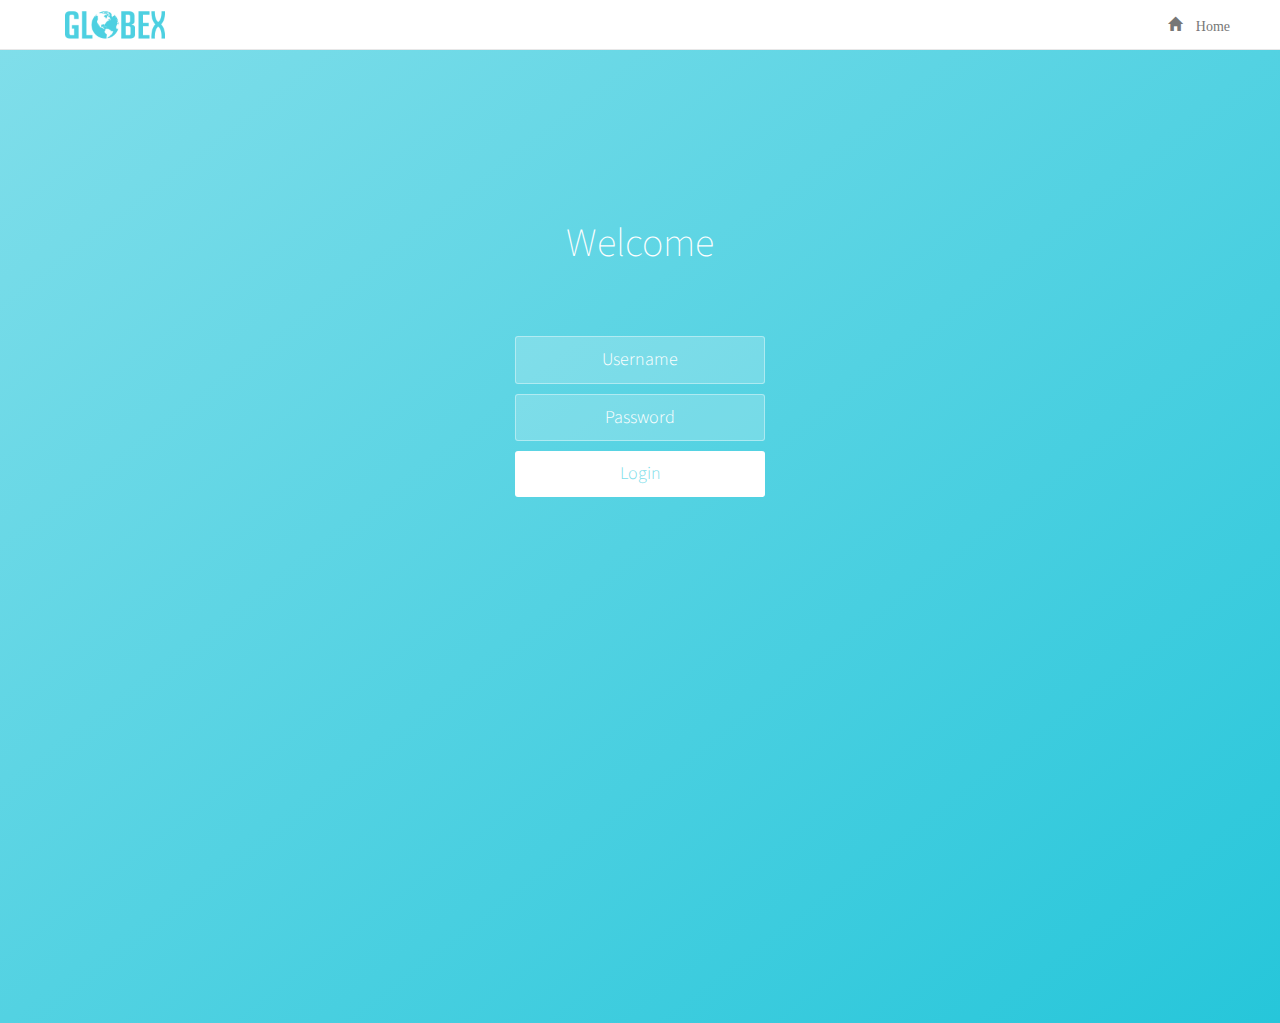
<file: login.html>
<!DOCTYPE HTML>
<html>
<head>

	<!-- Required Metadata -->
	<meta charset="utf-8">
	<meta name="viewport" content="width=device-width, initial-scale=1, shrink-to-fit=no">
	<meta http-equiv="x-ua-compatible" content="ie=edge">
	<!-- Required Metadata -->
    <title>Globex</title>
	
	<!-- required styling -->
    <link href="https://fonts.googleapis.com/css?family=Poppins:300,400,500,600,700%7CRoboto%7CJosefin+Sans:100,300,400,500" rel="stylesheet" type="text/css">
    <link rel="stylesheet" href="https://maxcdn.bootstrapcdn.com/bootstrap/3.3.7/css/bootstrap.min.css">
    <link rel="stylesheet" href="css/loginScript.css">
	<!-- required styling -->
	
</head>
	<link rel="stylesheet" href="css/loginScript.css" />
<body>
	<nav class="navbar navbar-default navbar-fixed-top">
      <div class="ncontainer">
        <div class="navbar-header">
          <button type="button" class="navbar-toggle collapsed" data-toggle="collapse" data-target="#navbar" aria-expanded="false" aria-controls="navbar">
            <span class="sr-only">Toggle navigation</span>
            <span class="icon-bar"></span>
            <span class="icon-bar"></span>
            <span class="icon-bar"></span>
          </button>
          <a class="navbar-brand" href="#"><img class="logo-wrapper" src="img/logo.png"></a>
        </div>
        <div id="navbar" class="collapse navbar-collapse">
          <ul class="nav navbar-nav navbar-right">
            <li class="hover-change " >
                    <a href="index.html" ><span class="glyphicon glyphicon-home"> Home</a>
                  </li>
          </ul>
        </div><!-- nav-collapse -->
      </div>
    </nav>
	
	
  <div class="wrapper">
	<div class="container">
		<h1>Welcome</h1>

		<form name="myform" method="post" class="form" action="admin/dashboard.html" onsubmit="return validateform()">
			<input type="text" placeholder="Username"  name="name" >
			<input type="password" placeholder="Password"  name="password">
			<button type="submit" id="login-button">Login</button>
		</form>
	</div>

	<ul class="bg-bubbles">
		<li></li>
		<li></li>
		<li></li>
		<li></li>
		<li></li>
		<li></li>
		<li></li>
		<li></li>
		<li></li>
		<li></li>
	</ul>
</div>

      <script  src="js/loginjs.js"></script>
	  <script
  src="https://code.jquery.com/jquery-3.2.1.js"
  integrity="sha256-DZAnKJ/6XZ9si04Hgrsxu/8s717jcIzLy3oi35EouyE="
  crossorigin="anonymous"></script>
    <script src="https://maxcdn.bootstrapcdn.com/bootstrap/3.3.7/js/bootstrap.min.js"></script>

</body>
</html>
</file>
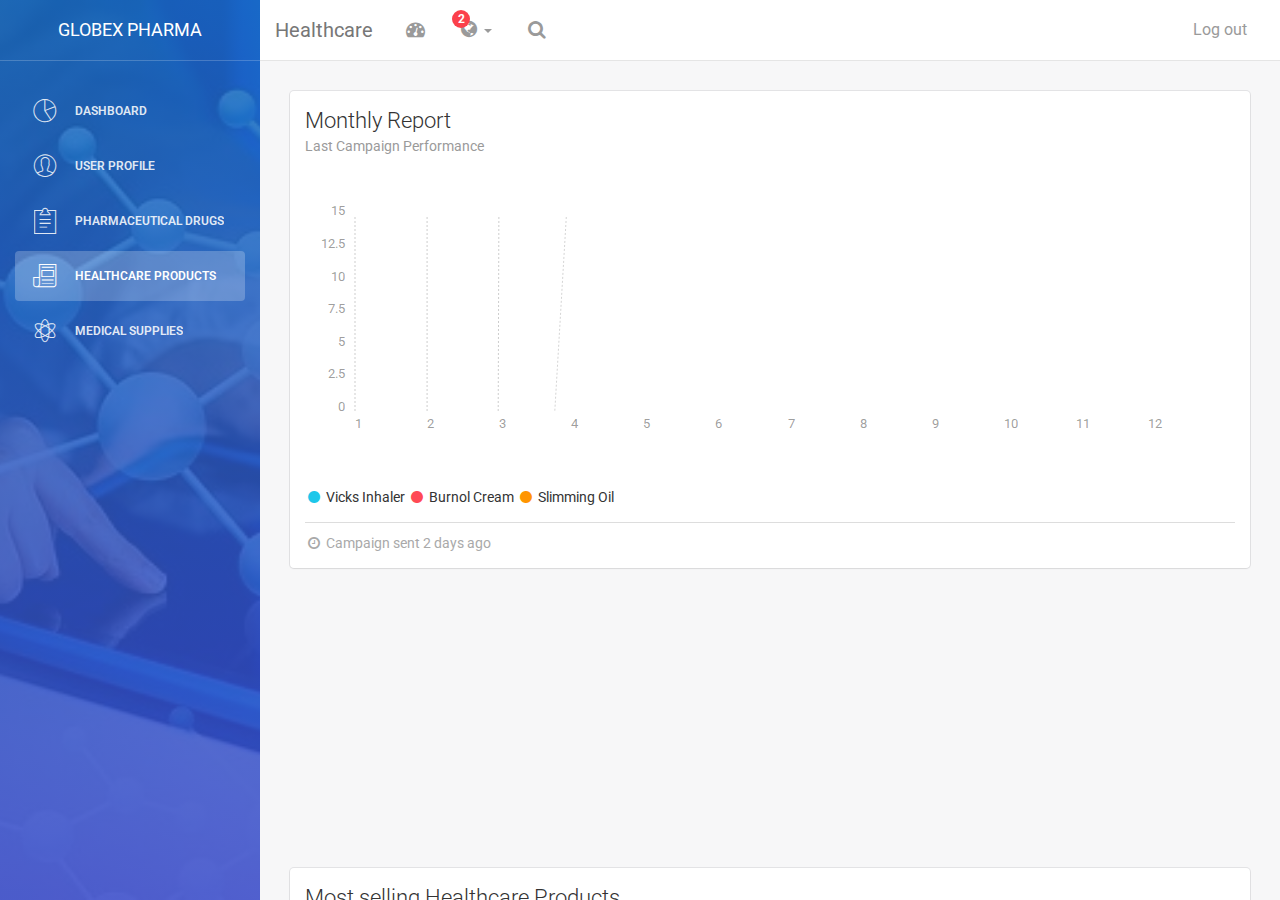
<file: admin/health.html>
<!doctype html>
<html lang="en">
<head>
	<meta charset="utf-8" />
	<link rel="icon" type="image/png" href="assets/img/favicon.png">
	<meta http-equiv="X-UA-Compatible" content="IE=edge,chrome=1" />

	<title>Globex | Healthcare</title>

	<meta content='width=device-width, initial-scale=1.0, maximum-scale=1.0, user-scalable=0' name='viewport' />
    <meta name="viewport" content="width=device-width" />


    <!-- Bootstrap core CSS     -->
    <link href="assets/css/bootstrap.min.css" rel="stylesheet" />

    <!-- Animation library for notifications   -->
    <link href="assets/css/animate.min.css" rel="stylesheet"/>

    <!--  Light Bootstrap Table core CSS    -->
    <link href="assets/css/light-bootstrap-dashboard.css" rel="stylesheet"/>

    <!--     Fonts and icons     -->
    <link href="http://maxcdn.bootstrapcdn.com/font-awesome/4.2.0/css/font-awesome.min.css" rel="stylesheet">
    <link href='http://fonts.googleapis.com/css?family=Roboto:400,700,300' rel='stylesheet' type='text/css'>
    <link href="assets/css/pe-icon-7-stroke.css" rel="stylesheet" />
</head>
<body>

<div class="wrapper">
    <div class="wrapper">

    <div class="sidebar" data-color="blue" data-image="assets/img/sidebar-1.jpg">

    	<div class="sidebar-wrapper">
            <div class="logo">
                <a href="../index.html" class="simple-text">
                    Globex Pharma
                </a>
            </div>

            <ul class="nav">
                <li>
                    <a href="dashboard.html">
                        <i class="pe-7s-graph"></i>
                        <p>Dashboard</p>
                    </a>
                </li>
                <li>
                    <a href="user.html">
                        <i class="pe-7s-user"></i>
                        <p>User Profile</p>
                    </a>
                </li>
                <li>
                    <a href="pharma.html">
                        <i class="pe-7s-note2"></i>
                        <p>Pharmaceutical drugs</p>
                    </a>
                </li>
                <li class="active">
                    <a href="health.html">
                        <i class="pe-7s-news-paper"></i>
                        <p>Healthcare products</p>
                    </a>
                </li>
                <li>
                    <a href="medical.html">
                        <i class="pe-7s-science"></i>
                        <p>Medical supplies</p>
                    </a>
                </li>
            </ul>
    	</div>
    </div>

    <div class="main-panel">
        <nav class="navbar navbar-default navbar-fixed">
            <div class="container-fluid">
                <div class="navbar-header">
                    <button type="button" class="navbar-toggle" data-toggle="collapse" data-target="#navigation-example-2">
                        <span class="sr-only">Toggle navigation</span>
                        <span class="icon-bar"></span>
                        <span class="icon-bar"></span>
                        <span class="icon-bar"></span>
                    </button>
                    <a class="navbar-brand" href="#"> Healthcare</a>
                </div>
                <div class="collapse navbar-collapse">
                    <ul class="nav navbar-nav navbar-left">
                        <li>
                            <a href="dashboard.html" class="dropdown-toggle" data-toggle="dropdown">
                                <i class="fa fa-dashboard"></i>
                            </a>
                        </li>
                        <li class="dropdown">
                              <a href="#" class="dropdown-toggle" data-toggle="dropdown">
                                    <i class="fa fa-globe"></i>
                                    <b class="caret"></b>
                                    <span class="notification">2</span>
                              </a>
                              <ul class="dropdown-menu">
                                <li><a href="#">Stock required in Bengaluru</a></li>
                                <li><a href="#">New request</a></li>
                              </ul>
                        </li>
                        <li>
                           <a href="">
                                <i class="fa fa-search"></i>
                            </a>
                        </li>
                    </ul>

                    <ul class="nav navbar-nav navbar-right">
                        <li>
                            <a href="../login.html">
                                Log out
                            </a>
                        </li>
                    </ul>
                </div>
            </div>
        </nav>

				<div class="content">
		            <div class="container-fluid">
		                <div class="row">


							<div class="col-md-12">
		                        <div class="card">
		                            <div class="header">
		                                <h4 class="title">Monthly Report</h4>
		                                <p class="category">Last Campaign Performance</p>
		                            </div>
		                            <div class="content">
		                                <div id="chartPharma1" class="ct-chart"></div>

		                                <div class="footer">
		                                    <div class="legend">
		                                        <i class="fa fa-circle text-info"></i> Vicks Inhaler
		                                        <i class="fa fa-circle text-danger"></i> Burnol Cream
		                                        <i class="fa fa-circle text-warning"></i> Slimming Oil
		                                    </div>
		                                    <hr>
		                                    <div class="stats">
		                                        <i class="fa fa-clock-o"></i> Campaign sent 2 days ago
		                                    </div>
		                                </div>
		                            </div>
		                        </div>
		                    </div>
						</div>
					</div>
				</div>

				<!-- graph end -->

        <div class="content">
            <div class="container-fluid">
                <div class="row">
                    <div class="col-md-12">
                        <div class="card">
                            <div class="header">
                                <h4 class="title">Most selling Healthcare Products</h4>
                                <p class="category">Data shown for the month December, 2017</p>
                            </div>
                            <div class="content table-responsive table-full-width">
                                <table class="table table-hover table-striped">
                                    <thead>
                                        <th>ID</th>
                                    	<th>Name</th>
                                    	<th>Total Sales</th>
                                    	<th>Quantity</th>
                                    	<th>Retail Location</th>
                                    </thead>
                                    <tbody>
                                        <tr>
                                        	<td>1</td>
                                        	<td>Vicks Inhaler</td>
                                        	<td>₹​16,738</td>
                                        	<td>100</td>
                                        	<td>Delhi</td>
                                        </tr>
                                        <tr>
                                        	<td>2</td>
                                        	<td>Burnol Cream </td>
                                        	<td>₹​23,789</td>
                                        	<td>3451</td>
                                        	<td>Bengaluru</td>
                                        </tr>
                                        <tr>
                                        	<td>3</td>
                                        	<td>Dettol Liquid</td>
                                        	<td>₹​56,142</td>
                                        	<td>2650</td>
                                        	<td>Mumbai</td>
                                        </tr>
                                        <tr>
                                        	<td>4</td>
                                        	<td>Betadine</td>
                                        	<td>₹​38,735</td>
                                        	<td>6520</td>
                                        	<td>Chennai</td>
                                        </tr>
                                        <tr>
                                        	<td>5</td>
                                        	<td>Dettol Handwash</td>
                                        	<td>₹​63,542</td>
                                        	<td>6510</td>
                                        	<td>Hyderabad</td>
                                        </tr>
                                        <tr>
                                        	<td>6</td>
                                        	<td>Slimming Oil</td>
                                        	<td>₹​78,615</td>
                                        	<td>2541</td>
                                        	<td>Kerala</td>
                                        </tr>
                                    </tbody>
                                </table>

                            </div>
                        </div>
                    </div>


					<!-- actual products -->

                    <div class="col-md-6">
                        <div class="card">
                            <div class="header">
                                <h4 class="title">Warehouse Location: Bengaluru</h4>
                                <p class="category">Available products in this warehouse</p>
                            </div>
                            <div class="content table-responsive table-full-width">
                                <table class="table table-hover table-striped">
																	<thead>
																			<th>ID</th>
																		<th>Name</th>
																		<th>sales</th>
																		<th>Quantity</th>
																		<th>Available</th>
																	</thead>
																		<tbody>
                                        <tr>
                                        	<td>1</td>
                                        	<td>Vicks Inhaler</td>
                                        	<td>₹​11,738</td>
                                        	<td>100</td>
                                        	<td>Yes</td>
                                        </tr>
                                        <tr>
                                        	<td>2</td>
                                        	<td>Burnol Cream </td>
                                        	<td>₹​13,789</td>
                                        	<td>3451</td>
                                        	<td>Yes</td>
                                        </tr>
                                        <tr>
                                        	<td>3</td>
                                        	<td>Dettol Liquid</td>
                                        	<td>₹​26,142</td>
                                        	<td>-</td>
                                        	<td>No</td>
                                        </tr>
                                        <tr>
                                        	<td>4</td>
                                        	<td>Betadine</td>
                                        	<td>₹​18,735</td>
                                        	<td>-</td>
                                        	<td>No</td>
                                        </tr>
                                        <tr>
                                        	<td>5</td>
                                        	<td>Dettol Handwash</td>
                                        	<td>₹​3,542</td>
                                        	<td>6510</td>
                                        	<td>Yes</td>
                                        </tr>
                                        <tr>
                                        	<td>6</td>
                                        	<td>Slimming Oil</td>
                                        	<td>₹​18,615</td>
                                        	<td>2541</td>
                                        	<td>Yes</td>
                                        </tr>
																				<tr>
																					<td colspan="6" ><a class="btn btn-default btn-sm pull-right">See more</a><td>
																				</tr>
                                    </tbody>
                                </table>

                            </div>
                        </div>
                    </div>


					<div class="col-md-6">
                        <div class="card">
                            <div class="header">
                                <h4 class="title">Warehouse Location: Chennai</h4>
                                <p class="category">Available products in this warehouse</p>
                            </div>
                            <div class="content table-responsive table-full-width">
                                <table class="table table-hover table-striped">
                                    <thead>
                                        <th>ID</th>
                                    	<th>Name</th>
                                    	<th>sales</th>
                                    	<th>Quantity</th>
                                    	<th>Available</th>
                                    </thead>
																		<tbody>
																				<tr>
																					<td>1</td>
																					<td>Vicks Inhaler</td>
																					<td>₹​11,738</td>
																					<td>100</td>
																					<td>Yes</td>
																				</tr>
																				<tr>
																					<td>2</td>
																					<td>Burnol Cream </td>
																					<td>₹​13,789</td>
																					<td>3451</td>
																					<td>Yes</td>
																				</tr>
																				<tr>
																					<td>3</td>
																					<td>Dettol Liquid</td>
																					<td>₹​26,142</td>
																					<td>-</td>
																					<td>No</td>
																				</tr>
																				<tr>
																					<td>4</td>
																					<td>Betadine</td>
																					<td>₹​18,735</td>
																					<td>6520</td>
																					<td>Yes</td>
																				</tr>
																				<tr>
																					<td>5</td>
																					<td>Dettol Handwash</td>
																					<td>₹​3,542</td>
																					<td>6510</td>
																					<td>Yes</td>
																				</tr>
																				<tr>
																					<td>6</td>
																					<td>Slimming Oil</td>
																					<td>₹​18,615</td>
																					<td>-</td>
																					<td>No</td>
																				</tr>
																				<tr>
																					<td colspan="6" ><a class="btn btn-default btn-sm pull-right">See more</a><td>
																				</tr>
																		</tbody>
                                </table>

                            </div>
                        </div>
                    </div>


					<div class="col-md-6">
                        <div class="card">
                            <div class="header">
                                <h4 class="title">Warehouse Location: Mumbai</h4>
                                <p class="category">Available products in this warehouse</p>
                            </div>
                            <div class="content table-responsive table-full-width">
                                <table class="table table-hover table-striped">
																	<thead>
																			<th>ID</th>
																		<th>Name</th>
																		<th>sales</th>
																		<th>Quantity</th>
																		<th>Available</th>
																	</thead>
																	<tbody>
																			<tr>
																				<td>1</td>
																				<td>Vicks Inhaler</td>
																				<td>₹​11,738</td>
																				<td>100</td>
																				<td>Yes</td>
																			</tr>
																			<tr>
																				<td>2</td>
																				<td>Burnol Cream </td>
																				<td>₹​13,789</td>
																				<td>-</td>
																				<td>No</td>
																			</tr>
																			<tr>
																				<td>3</td>
																				<td>Dettol Liquid</td>
																				<td>₹​26,142</td>
																				<td>-</td>
																				<td>No</td>
																			</tr>
																			<tr>
																				<td>4</td>
																				<td>Betadine</td>
																				<td>₹​18,735</td>
																				<td>6520</td>
																				<td>Yes</td>
																			</tr>
																			<tr>
																				<td>5</td>
																				<td>Dettol Handwash</td>
																				<td>₹​3,542</td>
																				<td>6510</td>
																				<td>Yes</td>
																			</tr>
																			<tr>
																				<td>6</td>
																				<td>Slimming Oil</td>
																				<td>₹​18,615</td>
																				<td>2541</td>
																				<td>Yes</td>
																			</tr>
																			<tr>
																				<td colspan="6" ><a class="btn btn-default btn-sm pull-right">See more</a><td>
																			</tr>
																	</tbody>
                                </table>

                            </div>
                        </div>
                    </div>


					<div class="col-md-6">
                        <div class="card">
                            <div class="header">
                                <h4 class="title">Warehouse Location: Delhi</h4>
                                <p class="category">Available products in this warehouse</p>
                            </div>
                            <div class="content table-responsive table-full-width">
                                <table class="table table-hover table-striped">
																	<thead>
																			<th>ID</th>
																		<th>Name</th>
																		<th>sales</th>
																		<th>Quantity</th>
																		<th>Available</th>
																	</thead>
																	<tbody>
																			<tr>
																				<td>1</td>
																				<td>Vicks Inhaler</td>
																				<td>₹​11,738</td>
																				<td>-</td>
																				<td>No</td>
																			</tr>
																			<tr>
																				<td>2</td>
																				<td>Burnol Cream </td>
																				<td>₹​13,789</td>
																				<td>3451</td>
																				<td>Yes</td>
																			</tr>
																			<tr>
																				<td>3</td>
																				<td>Dettol Liquid</td>
																				<td>₹​26,142</td>
																				<td>2650</td>
																				<td>No</td>
																			</tr>
																			<tr>
																				<td>4</td>
																				<td>Betadine</td>
																				<td>₹​18,735</td>
																				<td>-</td>
																				<td>No</td>
																			</tr>
																			<tr>
																				<td>5</td>
																				<td>Dettol Handwash</td>
																				<td>₹​3,542</td>
																				<td>6510</td>
																				<td>Yes</td>
																			</tr>
																			<tr>
																				<td>6</td>
																				<td>Slimming Oil</td>
																				<td>₹​18,615</td>
																				<td>2541</td>
																				<td>Yes</td>
																			</tr>
																			<tr>
																				<td colspan="6" ><a class="btn btn-default btn-sm pull-right">See more</a><td>
																			</tr>
																	</tbody>
                                </table>

                            </div>
                        </div>
                    </div>




					<div class="col-md-6">
                        <div class="card">
                            <div class="header">
                                <h4 class="title">Warehouse Location: Kolkata</h4>
                                <p class="category">Available products in this warehouse</p>
                            </div>
                            <div class="content table-responsive table-full-width">
                                <table class="table table-hover table-striped">
																	<thead>
																			<th>ID</th>
																		<th>Name</th>
																		<th>sales</th>
																		<th>Quantity</th>
																		<th>Available</th>
																	</thead>
																	<tbody>
																			<tr>
																				<td>1</td>
																				<td>Vicks Inhaler</td>
																				<td>₹​11,738</td>
																				<td>-</td>
																				<td>No</td>
																			</tr>
																			<tr>
																				<td>2</td>
																				<td>Burnol Cream </td>
																				<td>₹​13,789</td>
																				<td>3451</td>
																				<td>Yes</td>
																			</tr>
																			<tr>
																				<td>3</td>
																				<td>Dettol Liquid</td>
																				<td>₹​26,142</td>
																				<td>-</td>
																				<td>No</td>
																			</tr>
																			<tr>
																				<td>4</td>
																				<td>Betadine</td>
																				<td>₹​18,735</td>
																				<td>6520</td>
																				<td>Yes</td>
																			</tr>
																			<tr>
																				<td>5</td>
																				<td>Dettol Handwash</td>
																				<td>₹​3,542</td>
																				<td>6510</td>
																				<td>Yes</td>
																			</tr>
																			<tr>
																				<td>6</td>
																				<td>Slimming Oil</td>
																				<td>₹​18,615</td>
																				<td>-</td>
																				<td>No</td>
																			</tr>
																			<tr>
																				<td colspan="6" ><a class="btn btn-default btn-sm pull-right">See more</a><td>
																			</tr>
																	</tbody>
                                </table>

                            </div>
                        </div>
                    </div>

					<div class="col-md-6">
                        <div class="card">
                            <div class="header">
                                <h4 class="title">Warehouse Location: Hyderabad</h4>
                                <p class="category">Available products in this warehouse</p>
                            </div>
                            <div class="content table-responsive table-full-width">
                                <table class="table table-hover table-striped">
																	<thead>
																		<th>ID</th>
																		<th>Name</th>
																		<th>sales</th>
																		<th>Quantity</th>
																		<th>Available</th>
																	</thead>
																	<tbody>
																			<tr>
																				<td>1</td>
																				<td>Vicks Inhaler</td>
																				<td>₹​11,738</td>
																				<td>100</td>
																				<td>Yes</td>
																			</tr>
																			<tr>
																				<td>2</td>
																				<td>Burnol Cream </td>
																				<td>₹​13,789</td>
																				<td>3451</td>
																				<td>Yes</td>
																			</tr>
																			<tr>
																				<td>3</td>
																				<td>Dettol Liquid</td>
																				<td>₹​26,142</td>
																				<td>-</td>
																				<td>No</td>
																			</tr>
																			<tr>
																				<td>4</td>
																				<td>Betadine</td>
																				<td>₹​18,735</td>
																				<td>6520</td>
																				<td>Yes</td>
																			</tr>
																			<tr>
																				<td>5</td>
																				<td>Dettol Handwash</td>
																				<td>₹​3,542</td>
																				<td>-</td>
																				<td>No</td>
																			</tr>
																			<tr>
																				<td>6</td>
																				<td>Slimming Oil</td>
																				<td>₹​18,615</td>
																				<td>-</td>
																				<td>No</td>
																			</tr>
																			<tr>
																				<td colspan="6" ><a class="btn btn-default btn-sm pull-right">See more</a><td>
																			</tr>
																	</tbody>
                                </table>

                            </div>
                        </div>
                    </div>
                </div>
            </div>
        </div>

        <footer class="footer">
            <div class="container-fluid">
                <nav class="pull-left">
                    <ul>
                        <li>
                            <a href="../index.html">
                                Home
                            </a>
                        </li>
                    </ul>
                </nav>
                <p class="copyright pull-right">
                    &copy; 2017 <a href="../index.html">Navaneeth Vijay </a>
                </p>
            </div>
        </footer>


    </div>
</div>


</body>

    <!--   Core JS Files   -->
    <script src="assets/js/jquery-1.10.2.js" type="text/javascript"></script>
	<script src="assets/js/bootstrap.min.js" type="text/javascript"></script>

	<!--  Checkbox, Radio & Switch-->
	<script src="assets/js/bootstrap-checkbox-radio-switch.js"></script>

	<!--  Charts-->
	<script src="assets/js/chartist.min.js"></script>

    <!--  Notifications -->
    <script src="assets/js/bootstrap-notify.js"></script>

    <!-- Light Bootstrap Table Core javascript and methods-->
	<script src="assets/js/light-bootstrap-dashboard.js"></script>

	<!-- Light Bootstrap Table -->
	<script src="assets/js/adminstyle.js"></script>
	<!-- script for chart -->
	<script>
			var chart = new Chartist.Line('#chartPharma1', {
			  labels: ['1', '2', '3', '4', '5', '6', '7', '8', '9', '10', '11', '12'],
			  series: [
				[1, 9, 7, 8, 5, 4, 6, 2, 3, 3, 4, 6],
				[4,  7, 3, 9, 3, 10, 5, 3, 14, 4, 5, 8],
				[2,  6, 14, 5, 6, 9, 3, 4, 5, 9, 3, 4],
			  ]
			}, {
			  low: 0
			});

			// Let's put a sequence number aside so we can use it in the event callbacks
			var seq = 0,
			  delays = 80,
			  durations = 400;

			// Once the chart is fully created we reset the sequence
			chart.on('created', function() {
			  seq = 0;
			});

			// On each drawn element by Chartist we use the Chartist.Svg API to trigger SMIL animations
			chart.on('draw', function(data) {
			  seq++;

			  if(data.type === 'line') {
				// If the drawn element is a line we do a simple opacity fade in. This could also be achieved using CSS3 animations.
				data.element.animate({
				  opacity: {
					// The delay when we like to start the animation
					begin: seq * delays + 1000,
					// Duration of the animation
					dur: durations,
					// The value where the animation should start
					from: 0,
					// The value where it should end
					to: 1
				  }
				});
			  } else if(data.type === 'label' && data.axis === 'x') {
				data.element.animate({
				  y: {
					begin: seq * delays,
					dur: durations,
					from: data.y + 100,
					to: data.y,
					// We can specify an easing function from Chartist.Svg.Easing
					easing: 'easeOutQuart'
				  }
				});
			  } else if(data.type === 'label' && data.axis === 'y') {
				data.element.animate({
				  x: {
					begin: seq * delays,
					dur: durations,
					from: data.x - 100,
					to: data.x,
					easing: 'easeOutQuart'
				  }
				});
			  } else if(data.type === 'point') {
				data.element.animate({
				  x1: {
					begin: seq * delays,
					dur: durations,
					from: data.x - 10,
					to: data.x,
					easing: 'easeOutQuart'
				  },
				  x2: {
					begin: seq * delays,
					dur: durations,
					from: data.x - 10,
					to: data.x,
					easing: 'easeOutQuart'
				  },
				  opacity: {
					begin: seq * delays,
					dur: durations,
					from: 0,
					to: 1,
					easing: 'easeOutQuart'
				  }
				});
			  } else if(data.type === 'grid') {
				// Using data.axis we get x or y which we can use to construct our animation definition objects
				var pos1Animation = {
				  begin: seq * delays,
				  dur: durations,
				  from: data[data.axis.units.pos + '1'] - 30,
				  to: data[data.axis.units.pos + '1'],
				  easing: 'easeOutQuart'
				};

				var pos2Animation = {
				  begin: seq * delays,
				  dur: durations,
				  from: data[data.axis.units.pos + '2'] - 100,
				  to: data[data.axis.units.pos + '2'],
				  easing: 'easeOutQuart'
				};

				var animations = {};
				animations[data.axis.units.pos + '1'] = pos1Animation;
				animations[data.axis.units.pos + '2'] = pos2Animation;
				animations['opacity'] = {
				  begin: seq * delays,
				  dur: durations,
				  from: 0,
				  to: 1,
				  easing: 'easeOutQuart'
				};

				data.element.animate(animations);
			  }
			});

			// For the sake of the example we update the chart every time it's created with a delay of 20 seconds
			chart.on('created', function() {
			  if(window.__exampleAnimateTimeout) {
				clearTimeout(window.__exampleAnimateTimeout);
				window.__exampleAnimateTimeout = null;
			  }
			  window.__exampleAnimateTimeout = setTimeout(chart.update.bind(chart), 20000);
			});


		</script>


</html>
</file>
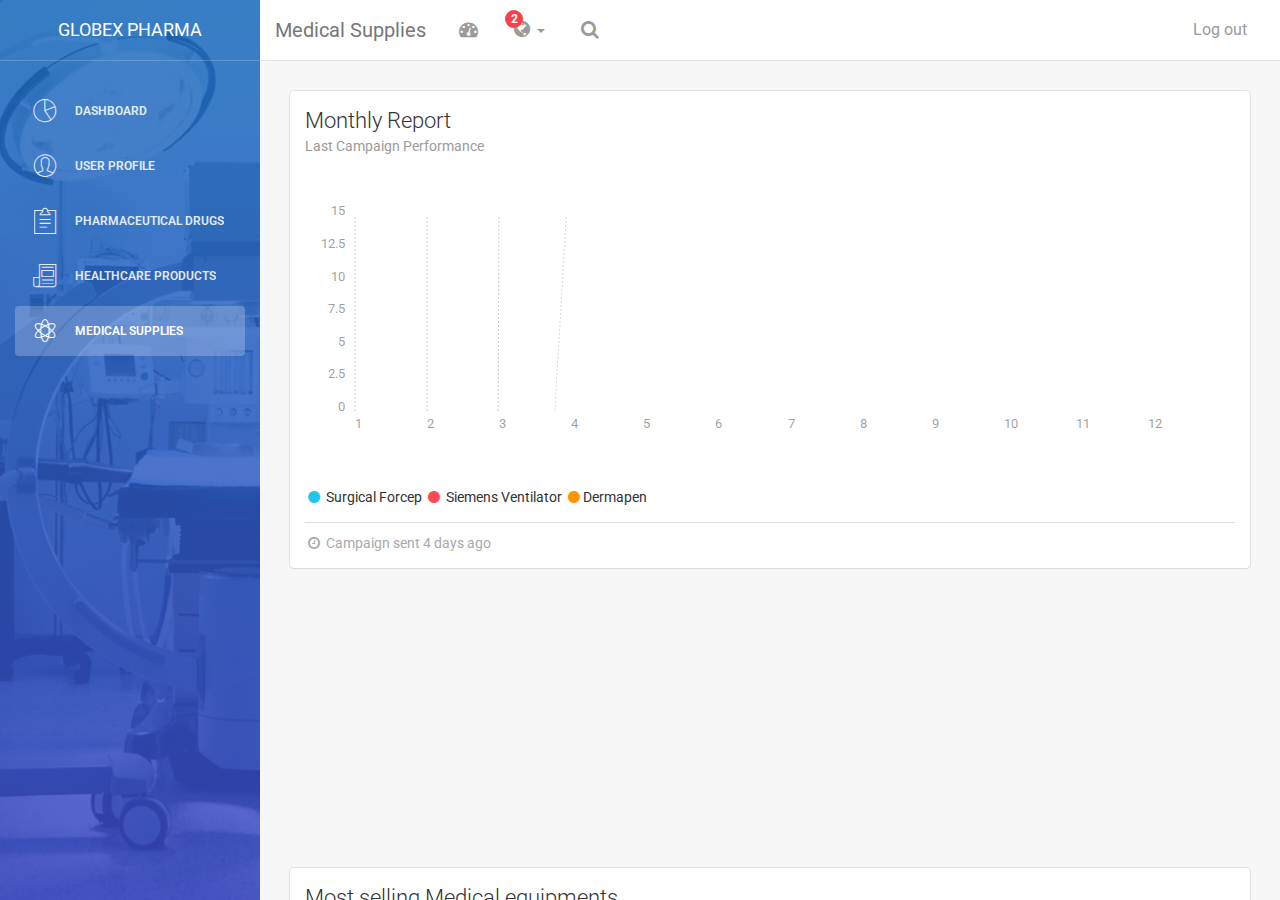
<file: admin/medical.html>
<!doctype html>
<html lang="en">
<head>
	<meta charset="utf-8" />
	<link rel="icon" type="image/png" href="assets/img/favicon.png">
	<meta http-equiv="X-UA-Compatible" content="IE=edge,chrome=1" />

	<title>Globex | Medical</title>

	<meta content='width=device-width, initial-scale=1.0, maximum-scale=1.0, user-scalable=0' name='viewport' />
    <meta name="viewport" content="width=device-width" />


    <!-- Bootstrap core CSS     -->
    <link href="assets/css/bootstrap.min.css" rel="stylesheet" />

    <!-- Animation library for notifications   -->
    <link href="assets/css/animate.min.css" rel="stylesheet"/>

    <!--  Light Bootstrap Table core CSS    -->
    <link href="assets/css/light-bootstrap-dashboard.css" rel="stylesheet"/>

    <!--     Fonts and icons     -->
    <link href="http://maxcdn.bootstrapcdn.com/font-awesome/4.2.0/css/font-awesome.min.css" rel="stylesheet">
    <link href='http://fonts.googleapis.com/css?family=Roboto:400,700,300' rel='stylesheet' type='text/css'>
    <link href="assets/css/pe-icon-7-stroke.css" rel="stylesheet" />
</head>
<body>

<div class="wrapper">
    <div class="wrapper">

    <div class="sidebar" data-color="blue" data-image="assets/img/sidebar-2.jpg">

    	<div class="sidebar-wrapper">
            <div class="logo">
                <a href="../index.html" class="simple-text">
                    Globex Pharma
                </a>
            </div>

            <ul class="nav">
                <li>
                    <a href="dashboard.html">
                        <i class="pe-7s-graph"></i>
                        <p>Dashboard</p>
                    </a>
                </li>
                <li>
                    <a href="user.html">
                        <i class="pe-7s-user"></i>
                        <p>User Profile</p>
                    </a>
                </li>
                <li>
                    <a href="pharma.html">
                        <i class="pe-7s-note2"></i>
                        <p>Pharmaceutical drugs</p>
                    </a>
                </li>
                <li>
                    <a href="health.html">
                        <i class="pe-7s-news-paper"></i>
                        <p>Healthcare products</p>
                    </a>
                </li>
                <li class="active">
                    <a href="icons.html">
                        <i class="pe-7s-science"></i>
                        <p>Medical supplies</p>
                    </a>
                </li>
            </ul>
    	</div>
    </div>

    <div class="main-panel">
        <nav class="navbar navbar-default navbar-fixed">
            <div class="container-fluid">
                <div class="navbar-header">
                    <button type="button" class="navbar-toggle" data-toggle="collapse" data-target="#navigation-example-2">
                        <span class="sr-only">Toggle navigation</span>
                        <span class="icon-bar"></span>
                        <span class="icon-bar"></span>
                        <span class="icon-bar"></span>
                    </button>
                    <a class="navbar-brand" href="#"> Medical Supplies</a>
                </div>
                <div class="collapse navbar-collapse">
                    <ul class="nav navbar-nav navbar-left">
                        <li>
                            <a href="dashboard.html" class="dropdown-toggle" data-toggle="dropdown">
                                <i class="fa fa-dashboard"></i>
                            </a>
                        </li>
                        <li class="dropdown">
                              <a href="#" class="dropdown-toggle" data-toggle="dropdown">
                                    <i class="fa fa-globe"></i>
                                    <b class="caret"></b>
                                    <span class="notification">2</span>
                              </a>
                              <ul class="dropdown-menu">
                                <li><a href="#">Stock required in Mumbai</a></li>
                                <li><a href="#">New request</a></li>
                              </ul>
                        </li>
                        <li>
                           <a href="">
                                <i class="fa fa-search"></i>
                            </a>
                        </li>
                    </ul>

                    <ul class="nav navbar-nav navbar-right">
											<li>
                            <a href="../login.html">
                                Log out
                            </a>
                        </li>
                    </ul>
                </div>
            </div>
        </nav>

				<div class="content">
		            <div class="container-fluid">
		                <div class="row">


							<div class="col-md-12">
		                        <div class="card">
		                            <div class="header">
		                                <h4 class="title">Monthly Report</h4>
		                                <p class="category">Last Campaign Performance</p>
		                            </div>
		                            <div class="content">
		                                <div id="chartPharma1" class="ct-chart"></div>

		                                <div class="footer">
		                                    <div class="legend">
		                                        <i class="fa fa-circle text-info"></i> Surgical Forcep
		                                        <i class="fa fa-circle text-danger"></i> Siemens Ventilator
		                                        <i class="fa fa-circle text-warning"></i>Dermapen
		                                    </div>
		                                    <hr>
		                                    <div class="stats">
		                                        <i class="fa fa-clock-o"></i> Campaign sent 4 days ago
		                                    </div>
		                                </div>
		                            </div>
		                        </div>
		            </div>
						</div>
					</div>
				</div>

				<!-- graph end -->

        <div class="content">
            <div class="container-fluid">
                <div class="row">
                    <div class="col-md-12">
                        <div class="card">
                            <div class="header">
                                <h4 class="title">Most selling Medical equipments</h4>
                                <p class="category">Data shown for the month December, 2017</p>
                            </div>
                            <div class="content table-responsive table-full-width">
                                <table class="table table-hover table-striped">
                                    <thead>
                                        <th>ID</th>
                                    	<th>Name</th>
                                    	<th>Total Sales</th>
                                    	<th>Quantity</th>
                                    	<th>Retail Location</th>
                                    </thead>
                                    <tbody>
                                        <tr>
                                        	<td>1</td>
                                        	<td>Dermapen</td>
                                        	<td>₹​56,738</td>
                                        	<td>100</td>
                                        	<td>Delhi</td>
                                        </tr>
                                        <tr>
                                        	<td>2</td>
                                        	<td>Defibrillator</td>
                                        	<td>₹​63,789</td>
                                        	<td>3451</td>
                                        	<td>Bengaluru</td>
                                        </tr>
                                        <tr>
                                        	<td>3</td>
                                        	<td>Fetal Doppler</td>
                                        	<td>₹​56,142</td>
                                        	<td>2650</td>
                                        	<td>Mumbai</td>
                                        </tr>
                                        <tr>
                                        	<td>4</td>
                                        	<td>Endoscopy Equipment</td>
                                        	<td>₹​98,735</td>
                                        	<td>6520</td>
                                        	<td>Chennai</td>
                                        </tr>
                                        <tr>
                                        	<td>5</td>
                                        	<td>Endoscope</td>
                                        	<td>₹​83,542</td>
                                        	<td>6510</td>
                                        	<td>Hyderabad</td>
                                        </tr>
                                        <tr>
                                        	<td>6</td>
                                        	<td>Infusion Pumps</td>
                                        	<td>₹​98,615</td>
                                        	<td>2541</td>
                                        	<td>Kerala</td>
                                        </tr>
                                    </tbody>
                                </table>

                            </div>
                        </div>
                    </div>


					<!-- actual products -->

                    <div class="col-md-6">
                        <div class="card">
                            <div class="header">
                                <h4 class="title">Warehouse Location: Bengaluru</h4>
                                <p class="category">Available products in this warehouse</p>
                            </div>
                            <div class="content table-responsive table-full-width">
                                <table class="table table-hover table-striped">
																	<thead>
																			<th>ID</th>
																		<th>Name</th>
																		<th>sales</th>
																		<th>Quantity</th>
																		<th>Available</th>
																	</thead>
																	<tbody>
																			<tr>
																				<td>1</td>
																				<td>Dermapen</td>
																				<td>₹​56,738</td>
																				<td>100</td>
																				<td>Yes</td>
																			</tr>
																			<tr>
																				<td>2</td>
																				<td>Defibrillator</td>
																				<td>₹​63,789</td>
																				<td>-</td>
																				<td>No</td>
																			</tr>
																			<tr>
																				<td>3</td>
																				<td>Fetal Doppler</td>
																				<td>₹​56,142</td>
																				<td>-</td>
																				<td>No</td>
																			</tr>
																			<tr>
																				<td>4</td>
																				<td>Endoscopy Equipment</td>
																				<td>₹​98,735</td>
																				<td>6520</td>
																				<td>Yes</td>
																			</tr>
																			<tr>
																				<td>5</td>
																				<td>Endoscope</td>
																				<td>₹​83,542</td>
																				<td>-</td>
																				<td>No</td>
																			</tr>
																			<tr>
																				<td>6</td>
																				<td>Infusion Pumps</td>
																				<td>₹​98,615</td>
																				<td>2541</td>
																				<td>Yes</td>
																			</tr>
																			<tr>
																				<td colspan="6" ><a class="btn btn-default btn-sm pull-right">See more</a><td>
																			</tr>
																	</tbody>
                                </table>

                            </div>
                        </div>
                    </div>


					<div class="col-md-6">
                        <div class="card">
                            <div class="header">
                                <h4 class="title">Warehouse Location: Chennai</h4>
                                <p class="category">Available products in this warehouse</p>
                            </div>
                            <div class="content table-responsive table-full-width">
                                <table class="table table-hover table-striped">
                                    <thead>
                                        <th>ID</th>
                                    	<th>Name</th>
                                    	<th>sales</th>
                                    	<th>Quantity</th>
                                    	<th>Available</th>
                                    </thead>
																		<tbody>
																				<tr>
																					<td>1</td>
																					<td>Dermapen</td>
																					<td>₹​56,738</td>
																					<td>100</td>
																					<td>Yes</td>
																				</tr>
																				<tr>
																					<td>2</td>
																					<td>Defibrillator</td>
																					<td>₹​63,789</td>
																					<td>-</td>
																					<td>No</td>
																				</tr>
																				<tr>
																					<td>3</td>
																					<td>Fetal Doppler</td>
																					<td>₹​56,142</td>
																					<td>-</td>
																					<td>No</td>
																				</tr>
																				<tr>
																					<td>4</td>
																					<td>Endoscopy Equipment</td>
																					<td>₹​98,735</td>
																					<td>6520</td>
																					<td>Yes</td>
																				</tr>
																				<tr>
																					<td>5</td>
																					<td>Endoscope</td>
																					<td>₹​83,542</td>
																					<td>6510</td>
																					<td>Yes</td>
																				</tr>
																				<tr>
																					<td>6</td>
																					<td>Infusion Pumps</td>
																					<td>₹​98,615</td>
																					<td>-</td>
																					<td>No</td>
																				</tr>
																				<tr>
																					<td colspan="6" ><a class="btn btn-default btn-sm pull-right">See more</a><td>
																				</tr>
																		</tbody>
                                </table>

                            </div>
                        </div>
                    </div>


					<div class="col-md-6">
                        <div class="card">
                            <div class="header">
                                <h4 class="title">Warehouse Location: Mumbai</h4>
                                <p class="category">Available products in this warehouse</p>
                            </div>
                            <div class="content table-responsive table-full-width">
                                <table class="table table-hover table-striped">
																	<thead>
																			<th>ID</th>
																		<th>Name</th>
																		<th>sales</th>
																		<th>Quantity</th>
																		<th>Available</th>
																	</thead>
																	<tbody>
																			<tr>
																				<td>1</td>
																				<td>Dermapen</td>
																				<td>₹​56,738</td>
																				<td>100</td>
																				<td>Yes</td>
																			</tr>
																			<tr>
																				<td>2</td>
																				<td>Defibrillator</td>
																				<td>₹​63,789</td>
																				<td>-</td>
																				<td>No</td>
																			</tr>
																			<tr>
																				<td>3</td>
																				<td>Fetal Doppler</td>
																				<td>₹​56,142</td>
																				<td>-</td>
																				<td>No</td>
																			</tr>
																			<tr>
																				<td>4</td>
																				<td>Endoscopy Equipment</td>
																				<td>₹​98,735</td>
																				<td>6520</td>
																				<td>Yes</td>
																			</tr>
																			<tr>
																				<td>5</td>
																				<td>Endoscope</td>
																				<td>₹​83,542</td>
																				<td>-</td>
																				<td>No</td>
																			</tr>
																			<tr>
																				<td>6</td>
																				<td>Infusion Pumps</td>
																				<td>₹​98,615</td>
																				<td>2541</td>
																				<td>Yes</td>
																			</tr>
																			<tr>
																				<td colspan="6" ><a class="btn btn-default btn-sm pull-right">See more</a><td>
																			</tr>
																	</tbody>
                                </table>

                            </div>
                        </div>
                    </div>


					<div class="col-md-6">
                        <div class="card">
                            <div class="header">
                                <h4 class="title">Warehouse Location: Delhi</h4>
                                <p class="category">Available products in this warehouse</p>
                            </div>
                            <div class="content table-responsive table-full-width">
                                <table class="table table-hover table-striped">
																	<thead>
																			<th>ID</th>
																		<th>Name</th>
																		<th>sales</th>
																		<th>Quantity</th>
																		<th>Available</th>
																	</thead>
																	<tbody>
																			<tr>
																				<td>1</td>
																				<td>Dermapen</td>
																				<td>₹​56,738</td>
																				<td>100</td>
																				<td>Yes</td>
																			</tr>
																			<tr>
																				<td>2</td>
																				<td>Defibrillator</td>
																				<td>₹​63,789</td>
																				<td>3451</td>
																				<td>Yes</td>
																			</tr>
																			<tr>
																				<td>3</td>
																				<td>Fetal Doppler</td>
																				<td>₹​56,142</td>
																				<td>-</td>
																				<td>No</td>
																			</tr>
																			<tr>
																				<td>4</td>
																				<td>Endoscopy Equipment</td>
																				<td>₹​98,735</td>
																				<td>6520</td>
																				<td>Yes</td>
																			</tr>
																			<tr>
																				<td>5</td>
																				<td>Endoscope</td>
																				<td>₹​83,542</td>
																				<td>6510</td>
																				<td>Yes</td>
																			</tr>
																			<tr>
																				<td>6</td>
																				<td>Infusion Pumps</td>
																				<td>₹​98,615</td>
																				<td>-</td>
																				<td>No</td>
																			</tr>
																			<tr>
																				<td colspan="6" ><a class="btn btn-default btn-sm pull-right">See more</a><td>
																			</tr>
																	</tbody>
                                </table>

                            </div>
                        </div>
                    </div>




					<div class="col-md-6">
                        <div class="card">
                            <div class="header">
                                <h4 class="title">Warehouse Location: Kolkata</h4>
                                <p class="category">Available products in this warehouse</p>
                            </div>
                            <div class="content table-responsive table-full-width">
                                <table class="table table-hover table-striped">
																	<thead>
																			<th>ID</th>
																		<th>Name</th>
																		<th>sales</th>
																		<th>Quantity</th>
																		<th>Available</th>
																	</thead>
																	<tbody>
																			<tr>
																				<td>1</td>
																				<td>Dermapen</td>
																				<td>₹​56,738</td>
																				<td>100</td>
																				<td>Yes</td>
																			</tr>
																			<tr>
																				<td>2</td>
																				<td>Defibrillator</td>
																				<td>₹​63,789</td>
																				<td>-</td>
																				<td>No</td>
																			</tr>
																			<tr>
																				<td>3</td>
																				<td>Fetal Doppler</td>
																				<td>₹​56,142</td>
																				<td>-</td>
																				<td>No</td>
																			</tr>
																			<tr>
																				<td>4</td>
																				<td>Endoscopy Equipment</td>
																				<td>₹​98,735</td>
																				<td>6520</td>
																				<td>Yes</td>
																			</tr>
																			<tr>
																				<td>5</td>
																				<td>Endoscope</td>
																				<td>₹​83,542</td>
																				<td>6510</td>
																				<td>Yes</td>
																			</tr>
																			<tr>
																				<td>6</td>
																				<td>Infusion Pumps</td>
																				<td>₹​98,615</td>
																				<td>2541</td>
																				<td>Yes</td>
																			</tr>
																			<tr>
																				<td colspan="6" ><a class="btn btn-default btn-sm pull-right">See more</a><td>
																			</tr>
																	</tbody>
                                </table>

                            </div>
                        </div>
                    </div>

					<div class="col-md-6">
                        <div class="card">
                            <div class="header">
                                <h4 class="title">Warehouse Location: Hyderabad</h4>
                                <p class="category">Available products in this warehouse</p>
                            </div>
                            <div class="content table-responsive table-full-width">
                                <table class="table table-hover table-striped">
																	<thead>
																		<th>ID</th>
																		<th>Name</th>
																		<th>sales</th>
																		<th>Quantity</th>
																		<th>Available</th>
																	</thead>
																	<tbody>
																			<tr>
																				<td>1</td>
																				<td>Dermapen</td>
																				<td>₹​56,738</td>
																				<td>100</td>
																				<td>Yes</td>
																			</tr>
																			<tr>
																				<td>2</td>
																				<td>Defibrillator</td>
																				<td>₹​63,789</td>
																				<td>-</td>
																				<td>No</td>
																			</tr>
																			<tr>
																				<td>3</td>
																				<td>Fetal Doppler</td>
																				<td>₹​56,142</td>
																				<td>-</td>
																				<td>No</td>
																			</tr>
																			<tr>
																				<td>4</td>
																				<td>Endoscopy Equipment</td>
																				<td>₹​98,735</td>
																				<td>6520</td>
																				<td>Yes</td>
																			</tr>
																			<tr>
																				<td>5</td>
																				<td>Endoscope</td>
																				<td>₹​83,542</td>
																				<td>6510</td>
																				<td>Yes</td>
																			</tr>
																			<tr>
																				<td>6</td>
																				<td>Infusion Pumps</td>
																				<td>₹​98,615</td>
																				<td>2541</td>
																				<td>Yes</td>
																			</tr>
																			<tr>
																				<td colspan="6" ><a class="btn btn-default btn-sm pull-right">See more</a><td>
																			</tr>
																	</tbody>
                                </table>

                            </div>
                        </div>
                    </div>
                </div>
            </div>
        </div>

        <footer class="footer">
            <div class="container-fluid">
                <nav class="pull-left">
                    <ul>
                        <li>
                            <a href="../index.html">
                                Home
                            </a>
                        </li>
                    </ul>
                </nav>
                <p class="copyright pull-right">
                    &copy; 2017 <a href="../index.html">Navaneeth Vijay </a>
                </p>
            </div>
        </footer>


    </div>
</div>


</body>

    <!--   Core JS Files   -->
    <script src="assets/js/jquery-1.10.2.js" type="text/javascript"></script>
	<script src="assets/js/bootstrap.min.js" type="text/javascript"></script>

	<!--  Checkbox, Radio & Switch-->
	<script src="assets/js/bootstrap-checkbox-radio-switch.js"></script>

	<!--  Charts-->
	<script src="assets/js/chartist.min.js"></script>

    <!--  Notifications -->
    <script src="assets/js/bootstrap-notify.js"></script>

    <!-- Light Bootstrap Table Core javascript and methods-->
	<script src="assets/js/light-bootstrap-dashboard.js"></script>

	<!-- Light Bootstrap Table -->
	<script src="assets/js/adminstyle.js"></script>
	<!-- script for chart -->
	<script>
			var chart = new Chartist.Line('#chartPharma1', {
			  labels: ['1', '2', '3', '4', '5', '6', '7', '8', '9', '10', '11', '12'],
			  series: [
				[1, 9, 7, 8, 5, 4, 6, 2, 3, 3, 4, 6],
				[4,  7, 3, 9, 3, 10, 5, 3, 14, 4, 5, 8],
				[2,  6, 14, 5, 6, 9, 3, 4, 5, 9, 3, 4],
			  ]
			}, {
			  low: 0
			});

			// Let's put a sequence number aside so we can use it in the event callbacks
			var seq = 0,
			  delays = 80,
			  durations = 400;

			// Once the chart is fully created we reset the sequence
			chart.on('created', function() {
			  seq = 0;
			});

			// On each drawn element by Chartist we use the Chartist.Svg API to trigger SMIL animations
			chart.on('draw', function(data) {
			  seq++;

			  if(data.type === 'line') {
				// If the drawn element is a line we do a simple opacity fade in. This could also be achieved using CSS3 animations.
				data.element.animate({
				  opacity: {
					// The delay when we like to start the animation
					begin: seq * delays + 1000,
					// Duration of the animation
					dur: durations,
					// The value where the animation should start
					from: 0,
					// The value where it should end
					to: 1
				  }
				});
			  } else if(data.type === 'label' && data.axis === 'x') {
				data.element.animate({
				  y: {
					begin: seq * delays,
					dur: durations,
					from: data.y + 100,
					to: data.y,
					// We can specify an easing function from Chartist.Svg.Easing
					easing: 'easeOutQuart'
				  }
				});
			  } else if(data.type === 'label' && data.axis === 'y') {
				data.element.animate({
				  x: {
					begin: seq * delays,
					dur: durations,
					from: data.x - 100,
					to: data.x,
					easing: 'easeOutQuart'
				  }
				});
			  } else if(data.type === 'point') {
				data.element.animate({
				  x1: {
					begin: seq * delays,
					dur: durations,
					from: data.x - 10,
					to: data.x,
					easing: 'easeOutQuart'
				  },
				  x2: {
					begin: seq * delays,
					dur: durations,
					from: data.x - 10,
					to: data.x,
					easing: 'easeOutQuart'
				  },
				  opacity: {
					begin: seq * delays,
					dur: durations,
					from: 0,
					to: 1,
					easing: 'easeOutQuart'
				  }
				});
			  } else if(data.type === 'grid') {
				// Using data.axis we get x or y which we can use to construct our animation definition objects
				var pos1Animation = {
				  begin: seq * delays,
				  dur: durations,
				  from: data[data.axis.units.pos + '1'] - 30,
				  to: data[data.axis.units.pos + '1'],
				  easing: 'easeOutQuart'
				};

				var pos2Animation = {
				  begin: seq * delays,
				  dur: durations,
				  from: data[data.axis.units.pos + '2'] - 100,
				  to: data[data.axis.units.pos + '2'],
				  easing: 'easeOutQuart'
				};

				var animations = {};
				animations[data.axis.units.pos + '1'] = pos1Animation;
				animations[data.axis.units.pos + '2'] = pos2Animation;
				animations['opacity'] = {
				  begin: seq * delays,
				  dur: durations,
				  from: 0,
				  to: 1,
				  easing: 'easeOutQuart'
				};

				data.element.animate(animations);
			  }
			});

			// For the sake of the example we update the chart every time it's created with a delay of 20 seconds
			chart.on('created', function() {
			  if(window.__exampleAnimateTimeout) {
				clearTimeout(window.__exampleAnimateTimeout);
				window.__exampleAnimateTimeout = null;
			  }
			  window.__exampleAnimateTimeout = setTimeout(chart.update.bind(chart), 20000);
			});


		</script>


</html>
</file>
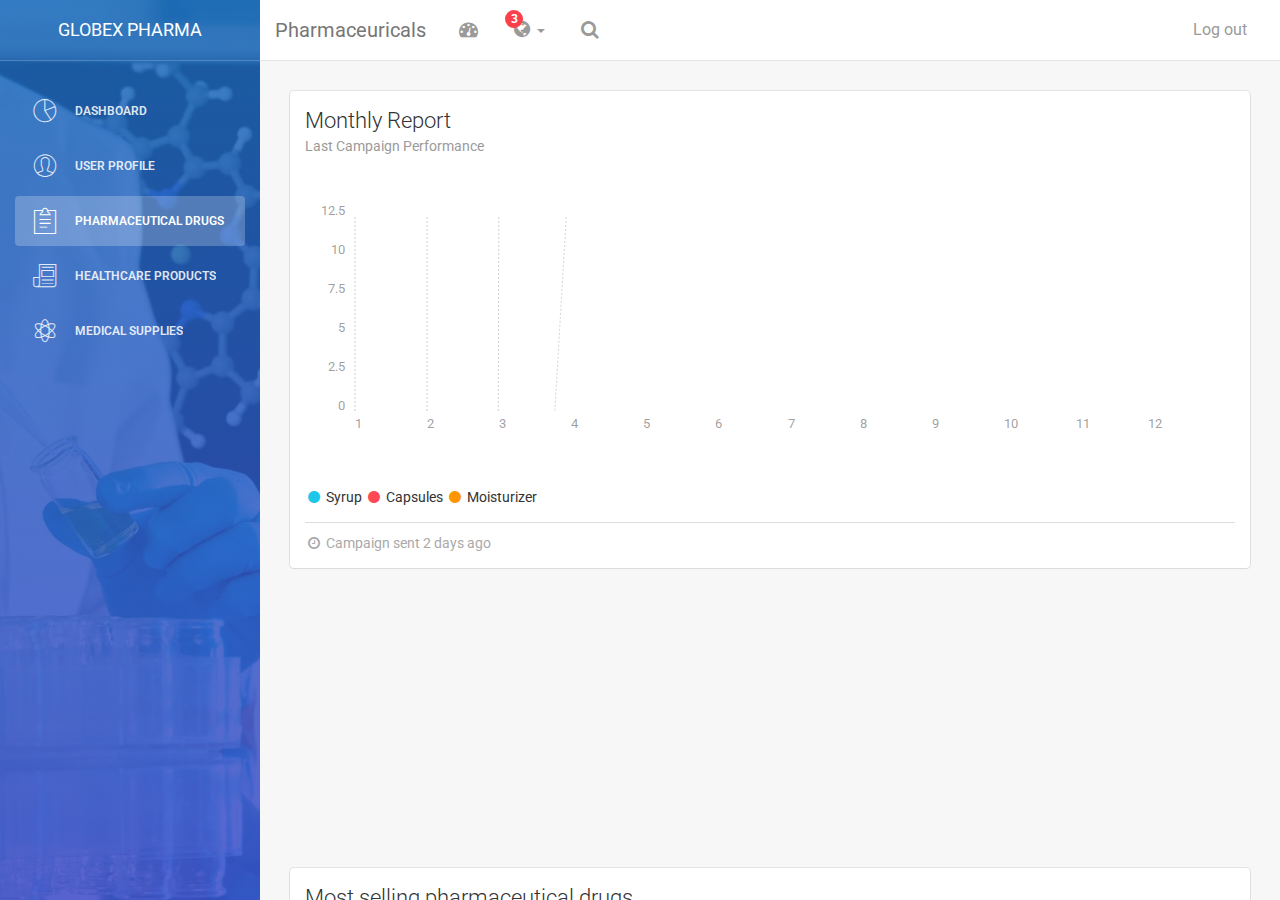
<file: admin/pharma.html>
<!doctype html>
<html lang="en">
<head>
	<meta charset="utf-8" />
	<link rel="icon" type="image/png" href="assets/img/favicon.png">
	<meta http-equiv="X-UA-Compatible" content="IE=edge,chrome=1" />

	<title>Globex | Pharmacueticals</title>

	<meta content='width=device-width, initial-scale=1.0, maximum-scale=1.0, user-scalable=0' name='viewport' />
    <meta name="viewport" content="width=device-width" />


    <!-- Bootstrap core CSS     -->
    <link href="assets/css/bootstrap.min.css" rel="stylesheet" />

    <!-- Animation library for notifications   -->
    <link href="assets/css/animate.min.css" rel="stylesheet"/>

    <!--  Light Bootstrap Table core CSS    -->
    <link href="assets/css/light-bootstrap-dashboard.css" rel="stylesheet"/>

    <!--     Fonts and icons     -->
    <link href="http://maxcdn.bootstrapcdn.com/font-awesome/4.2.0/css/font-awesome.min.css" rel="stylesheet">
    <link href='http://fonts.googleapis.com/css?family=Roboto:400,700,300' rel='stylesheet' type='text/css'>
    <link href="assets/css/pe-icon-7-stroke.css" rel="stylesheet" />
</head>
<body>

<div class="wrapper">
    <div class="wrapper">

    <div class="sidebar" data-color="blue" data-image="assets/img/sidebar-3.jpg">

    	<div class="sidebar-wrapper">
            <div class="logo">
                <a href="../index.html" class="simple-text">
                    Globex Pharma
                </a>
            </div>

            <ul class="nav">
                <li>
                    <a href="dashboard.html">
                        <i class="pe-7s-graph"></i>
                        <p>Dashboard</p>
                    </a>
                </li>
                <li>
                    <a href="user.html">
                        <i class="pe-7s-user"></i>
                        <p>User Profile</p>
                    </a>
                </li>
                <li class="active">
                    <a href="pharma.html">
                        <i class="pe-7s-note2"></i>
                        <p>Pharmaceutical drugs</p>
                    </a>
                </li>
                <li>
                    <a href="health.html">
                        <i class="pe-7s-news-paper"></i>
                        <p>Healthcare products</p>
                    </a>
                </li>
                <li>
                    <a href="medical.html">
                        <i class="pe-7s-science"></i>
                        <p>Medical supplies</p>
                    </a>
                </li>
            </ul>
    	</div>
    </div>

    <div class="main-panel">
        <nav class="navbar navbar-default navbar-fixed">
            <div class="container-fluid">
                <div class="navbar-header">
                    <button type="button" class="navbar-toggle" data-toggle="collapse" data-target="#navigation-example-2">
                        <span class="sr-only">Toggle navigation</span>
                        <span class="icon-bar"></span>
                        <span class="icon-bar"></span>
                        <span class="icon-bar"></span>
                    </button>
                    <a class="navbar-brand" href="#">Pharmaceuricals</a>
                </div>
                <div class="collapse navbar-collapse">
                    <ul class="nav navbar-nav navbar-left">
                        <li>
                            <a href="dashboard.html" class="dropdown-toggle" data-toggle="dropdown">
                                <i class="fa fa-dashboard"></i>
                            </a>
                        </li>
                        <li class="dropdown">
                              <a href="#" class="dropdown-toggle" data-toggle="dropdown">
                                    <i class="fa fa-globe"></i>
                                    <b class="caret"></b>
                                    <span class="notification">3</span>
                              </a>
                              <ul class="dropdown-menu">
                                <li><a href="#">Added items to database</a></li>
                                <li><a href="#">Out of stock in Chennai</a></li>
                                <li><a href="#">Make payments</a></li>
                              </ul>
                        </li>
                        <li>
                           <a href="">
                                <i class="fa fa-search"></i>
                            </a>
                        </li>
                    </ul>

                    <ul class="nav navbar-nav navbar-right">
                        <li>
                            <a href="../login.html">
                                Log out
                            </a>
                        </li>
                    </ul>
                </div>
            </div>
        </nav>


		<div class="content">
            <div class="container-fluid">
                <div class="row">


					<div class="col-md-12">
                        <div class="card">
                            <div class="header">
                                <h4 class="title">Monthly Report</h4>
                                <p class="category">Last Campaign Performance</p>
                            </div>
                            <div class="content">
                                <div id="chartPharma1" class="ct-chart"></div>

                                <div class="footer">
                                    <div class="legend">
                                        <i class="fa fa-circle text-info"></i> Syrup
                                        <i class="fa fa-circle text-danger"></i> Capsules
                                        <i class="fa fa-circle text-warning"></i> Moisturizer
                                    </div>
                                    <hr>
                                    <div class="stats">
                                        <i class="fa fa-clock-o"></i> Campaign sent 2 days ago
                                    </div>
                                </div>
                            </div>
                        </div>
                    </div>
				</div>
			</div>
		</div>





        <div class="content">
            <div class="container-fluid">
                <div class="row">





                    <div class="col-md-12">
                        <div class="card">
                            <div class="header">
                                <h4 class="title">Most selling pharmaceutical drugs</h4>
                                <p class="category">Data shown for the month December, 2017</p>
                            </div>
                            <div class="content table-responsive table-full-width">
                                <table class="table table-hover table-striped">
                                    <thead>
                                        <th>ID</th>
                                    	<th>Name</th>
                                    	<th>Total cost</th>
                                    	<th>Quantity</th>
                                    	<th>Retail Location</th>
                                    </thead>
                                    <tbody>
                                        <tr>
                                        	<td>1</td>
                                        	<td>Atorvastatin Calcium</td>
                                        	<td>₹​36,738</td>
                                        	<td>1000</td>
                                        	<td>Delhi</td>
                                        </tr>
                                        <tr>
                                        	<td>2</td>
                                        	<td>Levothyroxine </td>
                                        	<td>₹​23,789</td>
                                        	<td>3451</td>
                                        	<td>Bengaluru</td>
                                        </tr>
                                        <tr>
                                        	<td>3</td>
                                        	<td>Lisinopril</td>
                                        	<td>₹​56,142</td>
                                        	<td>2650</td>
                                        	<td>Mumbai</td>
                                        </tr>
                                        <tr>
                                        	<td>4</td>
                                        	<td>Omeprazole</td>
                                        	<td>₹​38,735</td>
                                        	<td>6520</td>
                                        	<td>Chennai</td>
                                        </tr>
                                        <tr>
                                        	<td>5</td>
                                        	<td>Amlodipine</td>
                                        	<td>₹​63,542</td>
                                        	<td>6510</td>
                                        	<td>Hyderabad</td>
                                        </tr>
                                        <tr>
                                        	<td>6</td>
                                        	<td>Simvastatin</td>
                                        	<td>₹​78,615</td>
                                        	<td>2541</td>
                                        	<td>Kerala</td>
                                        </tr>
                                    </tbody>
                                </table>

                            </div>
                        </div>
                    </div>


					<!-- actual products -->

                    <div class="col-md-6">
                        <div class="card">
                            <div class="header">
                                <h4 class="title">Warehouse Location: Bengaluru</h4>
                                <p class="category">Available products in this warehouse</p>
                            </div>
                            <div class="content table-responsive table-full-width">
                                <table class="table table-hover table-striped">
                                    <thead>
                                        <th>ID</th>
                                    	<th>Name</th>
                                    	<th>cost</th>
                                    	<th>Quantity</th>
										<th>Category</th>
                                    	<th>Available</th>
                                    </thead>
                                    <tbody>
                                        <tr>
                                        	<td>1</td>
                                        	<td>Atorvastatin Calcium</td>
                                        	<td>₹​36</td>
                                        	<td>1000</td>
											<td>Vaccines</td>
                                        	<td>Yes</td>
                                        </tr>
                                        <tr>
                                        	<td>2</td>
                                        	<td>Levothyroxine </td>
                                        	<td>₹​23</td>
                                        	<td>-</td>
											<td>Antibiotics</td>
                                        	<td>No</td>
                                        </tr>
                                        <tr>
                                        	<td>3</td>
                                        	<td>Lisinopril</td>
                                        	<td>₹​56</td>
                                        	<td>2650</td>
											<td>Antiseptics</td>
                                        	<td>Yes</td>
                                        </tr>
                                        <tr>
                                        	<td>4</td>
                                        	<td>Omeprazole</td>
                                        	<td>₹​38</td>
                                        	<td>6520</td>
											<td>Stimulants</td>
                                        	<td>Yes</td>
                                        </tr>
                                        <tr>
                                        	<td>5</td>
                                        	<td>Amlodipine</td>
                                        	<td>₹​63</td>
                                        	<td>-</td>
											<td>Anesthetic</td>
                                        	<td>No</td>
                                        </tr>
                                        <tr>
                                        	<td>6</td>
                                        	<td>Simvastatin</td>
                                        	<td>₹​78</td>
                                        	<td>2541</td>
											<td>Anesthetic</td>
                                        	<td>Yes</td>
                                        </tr>
										<tr>
											<td colspan="6" ><a class="btn btn-default btn-sm pull-right">See more</a><td>
										</tr>
                                    </tbody>
                                </table>

                            </div>
                        </div>
                    </div>


					<div class="col-md-6">
                        <div class="card">
                            <div class="header">
                                <h4 class="title">Warehouse Location: Chennai</h4>
                                <p class="category">Available products in this warehouse</p>
                            </div>
                            <div class="content table-responsive table-full-width">
                                <table class="table table-hover table-striped">
                                    <thead>
                                        <th>ID</th>
                                    	<th>Name</th>
                                    	<th>cost</th>
                                    	<th>Quantity</th>
										<th>Category</th>
                                    	<th>Available</th>
                                    </thead>
                                    <tbody>
                                        <tr>
                                        	<td>1</td>
                                        	<td>Atorvastatin Calcium</td>
                                        	<td>₹​36</td>
                                        	<td>1000</td>
											<td>Vaccines</td>
                                        	<td>Yes</td>
                                        </tr>
                                        <tr>
                                        	<td>2</td>
                                        	<td>Levothyroxine </td>
                                        	<td>₹​23</td>
                                        	<td>-</td>
											<td>Antibiotics</td>
                                        	<td>No</td>
                                        </tr>
                                        <tr>
                                        	<td>3</td>
                                        	<td>Lisinopril</td>
                                        	<td>₹​56</td>
                                        	<td>2650</td>
											<td>Antiseptics</td>
                                        	<td>Yes</td>
                                        </tr>
                                        <tr>
                                        	<td>4</td>
                                        	<td>Omeprazole</td>
                                        	<td>₹​38</td>
                                        	<td>6520</td>
											<td>Stimulants</td>
                                        	<td>Yes</td>
                                        </tr>
                                        <tr>
                                        	<td>5</td>
                                        	<td>Amlodipine</td>
                                        	<td>₹​63</td>
                                        	<td>-</td>
											<td>Anesthetic</td>
                                        	<td>No</td>
                                        </tr>
                                        <tr>
                                        	<td>6</td>
                                        	<td>Simvastatin</td>
                                        	<td>₹​78</td>
                                        	<td>2541</td>
											<td>Anesthetic</td>
                                        	<td>Yes</td>
                                        </tr>
										<tr>
											<td colspan="6" ><a class="btn btn-default btn-sm pull-right">See more</a><td>
										</tr>
                                    </tbody>
                                </table>

                            </div>
                        </div>
                    </div>


					<div class="col-md-6">
                        <div class="card">
                            <div class="header">
                                <h4 class="title">Warehouse Location: Mumbai</h4>
                                <p class="category">Available products in this warehouse</p>
                            </div>
                            <div class="content table-responsive table-full-width">
                                <table class="table table-hover table-striped">
                                    <thead>
                                        <th>ID</th>
                                    	<th>Name</th>
                                    	<th>cost</th>
                                    	<th>Quantity</th>
										<th>Category</th>
                                    	<th>Available</th>
                                    </thead>
                                    <tbody>
                                        <tr>
                                        	<td>1</td>
                                        	<td>Atorvastatin Calcium</td>
                                        	<td>₹​36</td>
                                        	<td>1000</td>
											<td>Vaccines</td>
                                        	<td>Yes</td>
                                        </tr>
                                        <tr>
                                        	<td>2</td>
                                        	<td>Levothyroxine </td>
                                        	<td>₹​23</td>
                                        	<td>-</td>
											<td>Antibiotics</td>
                                        	<td>No</td>
                                        </tr>
                                        <tr>
                                        	<td>3</td>
                                        	<td>Lisinopril</td>
                                        	<td>₹​56</td>
                                        	<td>2650</td>
											<td>Antiseptics</td>
                                        	<td>Yes</td>
                                        </tr>
                                        <tr>
                                        	<td>4</td>
                                        	<td>Omeprazole</td>
                                        	<td>₹​38</td>
                                        	<td>6520</td>
											<td>Stimulants</td>
                                        	<td>Yes</td>
                                        </tr>
                                        <tr>
                                        	<td>5</td>
                                        	<td>Amlodipine</td>
                                        	<td>₹​63</td>
                                        	<td>-</td>
											<td>Anesthetic</td>
                                        	<td>No</td>
                                        </tr>
                                        <tr>
                                        	<td>6</td>
                                        	<td>Simvastatin</td>
                                        	<td>₹​78</td>
                                        	<td>2541</td>
											<td>Anesthetic</td>
                                        	<td>Yes</td>
                                        </tr>
										<tr>
											<td colspan="6" ><a class="btn btn-default btn-sm pull-right">See more</a><td>
										</tr>
                                    </tbody>
                                </table>

                            </div>
                        </div>
                    </div>




					<div class="col-md-6">
                        <div class="card">
                            <div class="header">
                                <h4 class="title">Warehouse Location: Delhi</h4>
                                <p class="category">Available products in this warehouse</p>
                            </div>
                            <div class="content table-responsive table-full-width">
                                <table class="table table-hover table-striped">
                                    <thead>
                                        <th>ID</th>
                                    	<th>Name</th>
                                    	<th>cost</th>
                                    	<th>Quantity</th>
										<th>Category</th>
                                    	<th>Available</th>
                                    </thead>
                                    <tbody>
                                        <tr>
                                        	<td>1</td>
                                        	<td>Atorvastatin Calcium</td>
                                        	<td>₹​36</td>
                                        	<td>1000</td>
											<td>Vaccines</td>
                                        	<td>Yes</td>
                                        </tr>
                                        <tr>
                                        	<td>2</td>
                                        	<td>Levothyroxine </td>
                                        	<td>₹​23</td>
                                        	<td>-</td>
											<td>Antibiotics</td>
                                        	<td>No</td>
                                        </tr>
                                        <tr>
                                        	<td>3</td>
                                        	<td>Lisinopril</td>
                                        	<td>₹​56</td>
                                        	<td>2650</td>
											<td>Antiseptics</td>
                                        	<td>Yes</td>
                                        </tr>
                                        <tr>
                                        	<td>4</td>
                                        	<td>Omeprazole</td>
                                        	<td>₹​38</td>
                                        	<td>6520</td>
											<td>Stimulants</td>
                                        	<td>Yes</td>
                                        </tr>
                                        <tr>
                                        	<td>5</td>
                                        	<td>Amlodipine</td>
                                        	<td>₹​63</td>
                                        	<td>-</td>
											<td>Anesthetic</td>
                                        	<td>No</td>
                                        </tr>
                                        <tr>
                                        	<td>6</td>
                                        	<td>Simvastatin</td>
                                        	<td>₹​78</td>
                                        	<td>2541</td>
											<td>Anesthetic</td>
                                        	<td>Yes</td>
                                        </tr>
										<tr>
											<td colspan="6" ><a class="btn btn-default btn-sm pull-right">See more</a><td>
										</tr>
                                    </tbody>
                                </table>

                            </div>
                        </div>
                    </div>




					<div class="col-md-6">
                        <div class="card">
                            <div class="header">
                                <h4 class="title">Warehouse Location: Kolkata</h4>
                                <p class="category">Available products in this warehouse</p>
                            </div>
                            <div class="content table-responsive table-full-width">
                                <table class="table table-hover table-striped">
                                    <thead>
                                        <th>ID</th>
                                    	<th>Name</th>
                                    	<th>cost</th>
                                    	<th>Quantity</th>
										<th>Category</th>
                                    	<th>Available</th>
                                    </thead>
                                    <tbody>
                                        <tr>
                                        	<td>1</td>
                                        	<td>Atorvastatin Calcium</td>
                                        	<td>₹​36</td>
                                        	<td>1000</td>
											<td>Vaccines</td>
                                        	<td>Yes</td>
                                        </tr>
                                        <tr>
                                        	<td>2</td>
                                        	<td>Levothyroxine </td>
                                        	<td>₹​23</td>
                                        	<td>-</td>
											<td>Antibiotics</td>
                                        	<td>No</td>
                                        </tr>
                                        <tr>
                                        	<td>3</td>
                                        	<td>Lisinopril</td>
                                        	<td>₹​56</td>
                                        	<td>2650</td>
											<td>Antiseptics</td>
                                        	<td>Yes</td>
                                        </tr>
                                        <tr>
                                        	<td>4</td>
                                        	<td>Omeprazole</td>
                                        	<td>₹​38</td>
                                        	<td>6520</td>
											<td>Stimulants</td>
                                        	<td>Yes</td>
                                        </tr>
                                        <tr>
                                        	<td>5</td>
                                        	<td>Amlodipine</td>
                                        	<td>₹​63</td>
                                        	<td>-</td>
											<td>Anesthetic</td>
                                        	<td>No</td>
                                        </tr>
                                        <tr>
                                        	<td>6</td>
                                        	<td>Simvastatin</td>
                                        	<td>₹​78</td>
                                        	<td>2541</td>
											<td>Anesthetic</td>
                                        	<td>Yes</td>
                                        </tr>
										<tr>
											<td colspan="6" ><a class="btn btn-default btn-sm pull-right">See more</a><td>
										</tr>
                                    </tbody>
                                </table>

                            </div>
                        </div>
                    </div>

					<div class="col-md-6">
                        <div class="card">
                            <div class="header">
                                <h4 class="title">Warehouse Location: Hyderabad</h4>
                                <p class="category">Available products in this warehouse</p>
                            </div>
                            <div class="content table-responsive table-full-width">
                                <table class="table table-hover table-striped">
                                    <thead>
                                        <th>ID</th>
                                    	<th>Name</th>
                                    	<th>cost</th>
                                    	<th>Quantity</th>
										<th>Category</th>
                                    	<th>Available</th>
                                    </thead>
                                    <tbody>
                                        <tr>
                                        	<td>1</td>
                                        	<td>Atorvastatin Calcium</td>
                                        	<td>₹​36</td>
                                        	<td>1000</td>
											<td>Vaccines</td>
                                        	<td>Yes</td>
                                        </tr>
                                        <tr>
                                        	<td>2</td>
                                        	<td>Levothyroxine </td>
                                        	<td>₹​23</td>
                                        	<td>-</td>
											<td>Antibiotics</td>
                                        	<td>No</td>
                                        </tr>
                                        <tr>
                                        	<td>3</td>
                                        	<td>Lisinopril</td>
                                        	<td>₹​56</td>
                                        	<td>2650</td>
											<td>Antiseptics</td>
                                        	<td>Yes</td>
                                        </tr>
                                        <tr>
                                        	<td>4</td>
                                        	<td>Omeprazole</td>
                                        	<td>₹​38</td>
                                        	<td>6520</td>
											<td>Stimulants</td>
                                        	<td>Yes</td>
                                        </tr>
                                        <tr>
                                        	<td>5</td>
                                        	<td>Amlodipine</td>
                                        	<td>₹​63</td>
                                        	<td>-</td>
											<td>Anesthetic</td>
                                        	<td>No</td>
                                        </tr>
                                        <tr>
                                        	<td>6</td>
                                        	<td>Simvastatin</td>
                                        	<td>₹​78</td>
                                        	<td>2541</td>
											<td>Anesthetic</td>
                                        	<td>Yes</td>
                                        </tr>
										<tr>
											<td colspan="6" ><a class="btn btn-default btn-sm pull-right">See more</a><td>
										</tr>
                                    </tbody>
                                </table>

                            </div>
                        </div>
                    </div>






                </div>
            </div>
        </div>

        <footer class="footer">
            <div class="container-fluid">
                <nav class="pull-left">
                    <ul>
                        <li>
                            <a href="../index.html">
                                Home
                            </a>
                        </li>
                        <li>
                    </ul>
                </nav>
                <p class="copyright pull-right">
                    &copy; 2017 <a href="../index.html">Navaneeth Vijay</a>
                </p>
            </div>
        </footer>


    </div>
</div>


</body>

        <!--   Core JS Files   -->
    <script src="assets/js/jquery-1.10.2.js" type="text/javascript"></script>
	<script src="assets/js/bootstrap.min.js" type="text/javascript"></script>

	<!--  Checkbox, Radio & Switch  -->
	<script src="assets/js/bootstrap-checkbox-radio-switch.js"></script>

	<!--  Charts Plugin -->
	<script src="assets/js/chartist.min.js"></script>

    <!--  Notifications   -->
    <script src="assets/js/bootstrap-notify.js"></script>

    <!-- Light Bootstrap Table Core javascript and methods -->
	<script src="assets/js/light-bootstrap-dashboard.js"></script>

	<!-- Light Bootstrap Table -->
	<script src="assets/js/adminstyle.js"></script>

	<script>


			var chart = new Chartist.Line('#chartPharma1', {
			  labels: ['1', '2', '3', '4', '5', '6', '7', '8', '9', '10', '11', '12'],
			  series: [
				[12, 9, 7, 8, 5, 4, 6, 2, 3, 3, 4, 6],
				[4,  5, 3, 7, 3, 5, 5, 3, 4, 4, 5, 5],
				[5,  3, 4, 5, 6, 3, 3, 4, 5, 6, 3, 4],
			  ]
			}, {
			  low: 0
			});

			// Let's put a sequence number aside so we can use it in the event callbacks
			var seq = 0,
			  delays = 80,
			  durations = 400;

			// Once the chart is fully created we reset the sequence
			chart.on('created', function() {
			  seq = 0;
			});

			// On each drawn element by Chartist we use the Chartist.Svg API to trigger SMIL animations
			chart.on('draw', function(data) {
			  seq++;

			  if(data.type === 'line') {
				// If the drawn element is a line we do a simple opacity fade in. This could also be achieved using CSS3 animations.
				data.element.animate({
				  opacity: {
					// The delay when we like to start the animation
					begin: seq * delays + 1000,
					// Duration of the animation
					dur: durations,
					// The value where the animation should start
					from: 0,
					// The value where it should end
					to: 1
				  }
				});
			  } else if(data.type === 'label' && data.axis === 'x') {
				data.element.animate({
				  y: {
					begin: seq * delays,
					dur: durations,
					from: data.y + 100,
					to: data.y,
					// We can specify an easing function from Chartist.Svg.Easing
					easing: 'easeOutQuart'
				  }
				});
			  } else if(data.type === 'label' && data.axis === 'y') {
				data.element.animate({
				  x: {
					begin: seq * delays,
					dur: durations,
					from: data.x - 100,
					to: data.x,
					easing: 'easeOutQuart'
				  }
				});
			  } else if(data.type === 'point') {
				data.element.animate({
				  x1: {
					begin: seq * delays,
					dur: durations,
					from: data.x - 10,
					to: data.x,
					easing: 'easeOutQuart'
				  },
				  x2: {
					begin: seq * delays,
					dur: durations,
					from: data.x - 10,
					to: data.x,
					easing: 'easeOutQuart'
				  },
				  opacity: {
					begin: seq * delays,
					dur: durations,
					from: 0,
					to: 1,
					easing: 'easeOutQuart'
				  }
				});
			  } else if(data.type === 'grid') {
				// Using data.axis we get x or y which we can use to construct our animation definition objects
				var pos1Animation = {
				  begin: seq * delays,
				  dur: durations,
				  from: data[data.axis.units.pos + '1'] - 30,
				  to: data[data.axis.units.pos + '1'],
				  easing: 'easeOutQuart'
				};

				var pos2Animation = {
				  begin: seq * delays,
				  dur: durations,
				  from: data[data.axis.units.pos + '2'] - 100,
				  to: data[data.axis.units.pos + '2'],
				  easing: 'easeOutQuart'
				};

				var animations = {};
				animations[data.axis.units.pos + '1'] = pos1Animation;
				animations[data.axis.units.pos + '2'] = pos2Animation;
				animations['opacity'] = {
				  begin: seq * delays,
				  dur: durations,
				  from: 0,
				  to: 1,
				  easing: 'easeOutQuart'
				};

				data.element.animate(animations);
			  }
			});

			// For the sake of the example we update the chart every time it's created with a delay of 20 seconds
			chart.on('created', function() {
			  if(window.__exampleAnimateTimeout) {
				clearTimeout(window.__exampleAnimateTimeout);
				window.__exampleAnimateTimeout = null;
			  }
			  window.__exampleAnimateTimeout = setTimeout(chart.update.bind(chart), 20000);
			});


		</script>


</html>
</file>
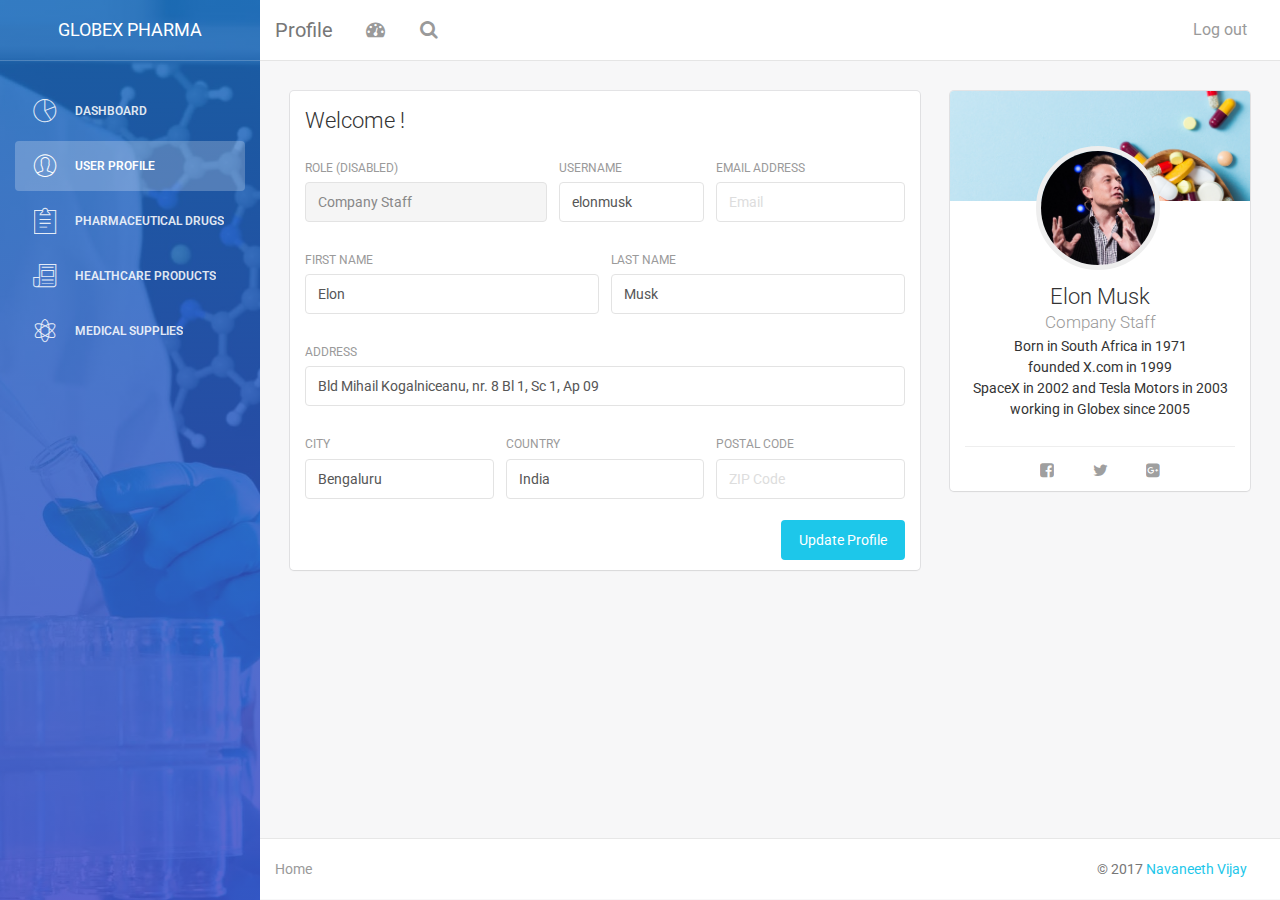
<file: admin/user.html>
<!doctype html>
<html lang="en">
<head>
	<meta charset="utf-8" />
	<link rel="icon" type="image/png" href="assets/img/favicon.png">
	<meta http-equiv="X-UA-Compatible" content="IE=edge,chrome=1" />

	<title>Globex | Profile</title>

	<meta content='width=device-width, initial-scale=1.0, maximum-scale=1.0, user-scalable=0' name='viewport' />
    <meta name="viewport" content="width=device-width" />


    <!-- Bootstrap core CSS     -->
    <link href="assets/css/bootstrap.min.css" rel="stylesheet" />

    <!-- Animation library for notifications   -->
    <link href="assets/css/animate.min.css" rel="stylesheet"/>

    <!--  Light Bootstrap Table core CSS    -->
    <link href="assets/css/light-bootstrap-dashboard.css" rel="stylesheet"/>

    <!--     Fonts and icons     -->
    <link href="http://maxcdn.bootstrapcdn.com/font-awesome/4.2.0/css/font-awesome.min.css" rel="stylesheet">
    <link href='http://fonts.googleapis.com/css?family=Roboto:400,700,300' rel='stylesheet' type='text/css'>
    <link href="assets/css/pe-icon-7-stroke.css" rel="stylesheet" />
</head>
<body>

<div class="wrapper">
    <div class="wrapper">

    <div class="sidebar" data-color="blue" data-image="assets/img/sidebar-3.jpg">

    	<div class="sidebar-wrapper">
            <div class="logo">
                <a href="../index.html" class="simple-text">
                    Globex Pharma
                </a>
            </div>

            <ul class="nav">
                <li>
                    <a href="dashboard.html">
                        <i class="pe-7s-graph"></i>
                        <p>Dashboard</p>
                    </a>
                </li>
                <li class="active">
                    <a href="user.html">
                        <i class="pe-7s-user"></i>
                        <p>User Profile</p>
                    </a>
                </li>
                <li>
                    <a href="pharma.html">
                        <i class="pe-7s-note2"></i>
                        <p>Pharmaceutical drugs</p>
                    </a>
                </li>
                <li>
                    <a href="health.html">
                        <i class="pe-7s-news-paper"></i>
                        <p>Healthcare products</p>
                    </a>
                </li>
                <li>
                    <a href="medical.html">
                        <i class="pe-7s-science"></i>
                        <p>Medical supplies</p>
                    </a>
                </li>
            </ul>
    	</div>
    </div>

    <div class="main-panel">
        <nav class="navbar navbar-default navbar-fixed">
            <div class="container-fluid">
                <div class="navbar-header">
                    <button type="button" class="navbar-toggle" data-toggle="collapse" data-target="#navigation-example-2">
                        <span class="sr-only">Toggle navigation</span>
                        <span class="icon-bar"></span>
                        <span class="icon-bar"></span>
                        <span class="icon-bar"></span>
                    </button>
                    <a class="navbar-brand" href="#">Profile</a>
                </div>
                <div class="collapse navbar-collapse">
                    <ul class="nav navbar-nav navbar-left">
                        <li>
                            <a href="dashboard.html" class="dropdown-toggle" data-toggle="dropdown">
                                <i class="fa fa-dashboard"></i>
                            </a>
                        </li>
                        <li>
                           <a href="">
                                <i class="fa fa-search"></i>
                            </a>
                        </li>
                    </ul>

                    <ul class="nav navbar-nav navbar-right">
                        <li>
                            <a href="../login.html">
                                Log out
                            </a>
                        </li>
                    </ul>
                </div>
            </div>
        </nav>


        <div class="content">
            <div class="container-fluid">
                <div class="row">
                    <div class="col-md-8">
                        <div class="card">
                            <div class="header">
                                <h4 class="title">Welcome !</h4>
                            </div>
                            <div class="content">
                                <form>
                                    <div class="row">
                                        <div class="col-md-5">
                                            <div class="form-group">
                                                <label>Role (disabled)</label>
                                                <input type="text" class="form-control" disabled placeholder="Positon" value="Company Staff">
                                            </div>
                                        </div>
                                        <div class="col-md-3">
                                            <div class="form-group">
                                                <label>Username</label>
                                                <input type="text" class="form-control" placeholder="Username" value="elonmusk">
                                            </div>
                                        </div>
                                        <div class="col-md-4">
                                            <div class="form-group">
                                                <label for="exampleInputEmail1">Email address</label>
                                                <input type="email" class="form-control" placeholder="Email">
                                            </div>
                                        </div>
                                    </div>

                                    <div class="row">
                                        <div class="col-md-6">
                                            <div class="form-group">
                                                <label>First Name</label>
                                                <input type="text" class="form-control" placeholder="Company" value="Elon">
                                            </div>
                                        </div>
                                        <div class="col-md-6">
                                            <div class="form-group">
                                                <label>Last Name</label>
                                                <input type="text" class="form-control" placeholder="Last Name" value="Musk">
                                            </div>
                                        </div>
                                    </div>

                                    <div class="row">
                                        <div class="col-md-12">
                                            <div class="form-group">
                                                <label>Address</label>
                                                <input type="text" class="form-control" placeholder="Home Address" value="Bld Mihail Kogalniceanu, nr. 8 Bl 1, Sc 1, Ap 09">
                                            </div>
                                        </div>
                                    </div>

                                    <div class="row">
                                        <div class="col-md-4">
                                            <div class="form-group">
                                                <label>City</label>
                                                <input type="text" class="form-control" placeholder="City" value="Bengaluru">
                                            </div>
                                        </div>
                                        <div class="col-md-4">
                                            <div class="form-group">
                                                <label>Country</label>
                                                <input type="text" class="form-control" placeholder="Country" value="India">
                                            </div>
                                        </div>
                                        <div class="col-md-4">
                                            <div class="form-group">
                                                <label>Postal Code</label>
                                                <input type="number" class="form-control" placeholder="ZIP Code">
                                            </div>
                                        </div>
                                    </div>

                                    <button type="submit" class="btn btn-info btn-fill pull-right">Update Profile</button>
                                    <div class="clearfix"></div>
                                </form>
                            </div>
                        </div>
                    </div>
                    <div class="col-md-4">
                        <div class="card card-user">
                            <div class="image">
                                <img src="assets/img/showcase.jpg" alt="..."/>
                            </div>
                            <div class="content">
                                <div class="author">
                                     <a href="#">
                                    <img class="avatar border-gray" src="assets/img/faces/face-3.jpg" alt="..."/>

                                      <h4 class="title">Elon Musk<br />
                                         <small>Company Staff</small>
                                      </h4>
                                    </a>
                                </div>
                                <p class="description text-center"> Born in South Africa in 1971<br>
 																	founded X.com in 1999 <br>
																	SpaceX in 2002 and Tesla Motors in 2003<br>
																	working in Globex since 2005<br />
                                </p>
                            </div>
                            <hr>
                            <div class="text-center">
                                <button href="#" class="btn btn-simple"><i class="fa fa-facebook-square"></i></button>
                                <button href="#" class="btn btn-simple"><i class="fa fa-twitter"></i></button>
                                <button href="#" class="btn btn-simple"><i class="fa fa-google-plus-square"></i></button>

                            </div>
                        </div>
                    </div>

                </div>
            </div>
        </div>


        <footer class="footer">
            <div class="container-fluid">
                <nav class="pull-left">
                    <ul>
                        <li>
                            <a href="../index.html">
                                Home
                            </a>
                        </li>
                    </ul>
                </nav>
                <p class="copyright pull-right">
                    &copy; 2017 <a href="../index.html">Navaneeth Vijay</a>
                </p>
            </div>
        </footer>

    </div>
</div>


</body>

    <!--   Core JS Files   -->
    <script src="assets/js/jquery-1.10.2.js" type="text/javascript"></script>
	<script src="assets/js/bootstrap.min.js" type="text/javascript"></script>

	<!--  Checkbox, Radio & Switch  -->
	<script src="assets/js/bootstrap-checkbox-radio-switch.js"></script>

	<!--  Charts  -->
	<script src="assets/js/chartist.min.js"></script>

    <!--  Notifications    -->
    <script src="assets/js/bootstrap-notify.js"></script>

    <!-- Light Bootstrap Table Core javascript and methods -->
	<script src="assets/js/light-bootstrap-dashboard.js"></script>

	<!-- Light Bootstrap Table -->
	<script src="assets/js/adminstyle.js"></script>

</html>
</file>
<file: css/loginScript.css>
@import url(https://fonts.googleapis.com/css?family=Source+Sans+Pro:200,300);
* {
  box-sizing: border-box;
  margin: 0;
  padding: 0;
  font-weight: 300;
}
body {
  font-family: 'Source Sans Pro', sans-serif;
  color: white;
  font-weight: 300;
  -webkit-animation: fadein 1s;
}
@keyframes fadein {
  from{ opacity: 0;}
  to {opacity: 1;}

}
body ::-webkit-input-placeholder {
  /* WebKit browsers */
  font-family: 'Source Sans Pro', sans-serif;
  color: white;
  font-weight: 300;
}
body :-moz-placeholder {
  /* Mozilla Firefox 4 to 18 */
  font-family: 'Source Sans Pro', sans-serif;
  color: white;
  opacity: 1;
  font-weight: 300;
}
body ::-moz-placeholder {
  /* Mozilla Firefox 19+ */
  font-family: 'Source Sans Pro', sans-serif;
  color: white;
  opacity: 1;
  font-weight: 300;
}
body :-ms-input-placeholder {
  /* Internet Explorer 10+ */
  font-family: 'Source Sans Pro', sans-serif;
  color: white;
  font-weight: 300;
}

.navbar-default{
  background:#fff;
  padding: 0 50px 0 50px;
  height: 50px;
  font-family:Poppins;
}
#navbar .hover-change a:hover {
	color: #80DEEA;
	
}


.logo-wrapper {
	margin-top: -15px;
  max-width: 150px;
  max-height: 50px;
}



.wrapper {
  background: #50a3a2;
  background: -webkit-linear-gradient(top left, #00ACC1 0%, #26C6DA 100%);
  background: -moz-linear-gradient(top left, #00ACC1 0%, #26C6DA 100%);
  background: -o-linear-gradient(top left, #00ACC1 0%, #26C6DA 100%);
  background: linear-gradient(to bottom right, #80DEEA 0%, #26C6DA 100%);
  position: absolute;
  top: 40%;
  left: 0;
  width: 100%;
  height: 109%;
  margin-top: -318px;
  overflow: hidden;
  animation: slidedown 1s;
}
@keyframes slidedown {
  from{
    margin-top: -500px;
  }
  to{
    margin-top: -318px;
  }

}

.wrapper.form-success .container h1 {
  transform: translateY(85px);
}
.container {
  max-width: 600px;
  margin: 0 auto;
  padding: 80px 0;
  height: 400px;
  text-align: center;
}
.container h1 {
  font-size: 40px;
  margin-top: 100px;
  transition-duration: 1s;
  transition-timing-function: ease-in-put;
  font-weight: 200;
}
form {
  padding: 60px 0;
  position: relative;
  z-index: 2;
}
form input {
  appearance: none;
  outline: 0;
  border: 1px solid rgba(255, 255, 255, 0.4);
  background-color: rgba(255, 255, 255, 0.2);
  width: 250px;
  border-radius: 3px;
  padding: 10px 15px;
  margin: 0 auto 10px auto;
  display: block;
  text-align: center;
  font-size: 18px;
  color: white;
  transition-duration: 0.25s;
  font-weight: 300;
}
form input:hover {
  background-color: rgba(255, 255, 255, 0.4);
}
form input:focus {
  background-color: white;
  width: 300px;
  color: #80DEEA;
}
form button {
  appearance: none;
  outline: 0;
  background-color: white;
  border: 0;
  padding: 10px 15px;
  color: #80DEEA;
  border-radius: 3px;
  width: 250px;
  cursor: pointer;
  font-size: 18px;
  transition-duration: 0.25s;
}
form button:hover {
  background-color: #f5f7f9;
}
.bg-bubbles {
  position: absolute;
  top: 0;
  left: 0;
  width: 100%;
  height: 100%;
  z-index: 1;
}
.bg-bubbles li {
  position: absolute;
  list-style: none;
  display: block;
  width: 40px;
  height: 40px;
  background-color: rgba(255, 255, 255, 0.15);
  bottom: -160px;
  -webkit-animation: square 25s infinite;
  animation: square 25s infinite;
  -webkit-transition-timing-function: linear;
  transition-timing-function: linear;
}
.bg-bubbles li:nth-child(1) {
  left: 10%;
}
.bg-bubbles li:nth-child(2) {
  left: 20%;
  width: 80px;
  height: 80px;
  animation-delay: 2s;
  animation-duration: 17s;
}
.bg-bubbles li:nth-child(3) {
  left: 25%;
  animation-delay: 4s;
}
.bg-bubbles li:nth-child(4) {
  left: 40%;
  width: 60px;
  height: 60px;
  animation-duration: 22s;
  background-color: rgba(255, 255, 255, 0.25);
}
.bg-bubbles li:nth-child(5) {
  left: 70%;
}
.bg-bubbles li:nth-child(6) {
  left: 80%;
  width: 120px;
  height: 120px;
  animation-delay: 3s;
  background-color: rgba(255, 255, 255, 0.2);
}
.bg-bubbles li:nth-child(7) {
  left: 32%;
  width: 160px;
  height: 160px;
  animation-delay: 7s;
}
.bg-bubbles li:nth-child(8) {
  left: 55%;
  width: 20px;
  height: 20px;
  animation-delay: 15s;
  animation-duration: 40s;
}
.bg-bubbles li:nth-child(9) {
  left: 25%;
  width: 10px;
  height: 10px;
  animation-delay: 2s;
  animation-duration: 40s;
  background-color: rgba(255, 255, 255, 0.3);
}
.bg-bubbles li:nth-child(10) {
  left: 90%;
  width: 160px;
  height: 160px;
  animation-delay: 11s;
}
@-webkit-keyframes square {
  0% {
    transform: translateY(0);
  }
  100% {
    transform: translateY(-700px) rotate(600deg);
  }
}
@keyframes square {
  0% {
    transform: translateY(0);
  }
  100% {
    transform: translateY(-700px) rotate(600deg);
  }
}
</file>
<file: admin/assets/css/pe-icon-7-stroke.css>
@font-face {
	font-family: 'Pe-icon-7-stroke';
	src:url('../fonts/Pe-icon-7-stroke.eot?d7yf1v');
	src:url('../fonts/Pe-icon-7-stroke.eot?#iefixd7yf1v') format('embedded-opentype'),
		url('../fonts/Pe-icon-7-stroke.woff?d7yf1v') format('woff'),
		url('../fonts/Pe-icon-7-stroke.ttf?d7yf1v') format('truetype'),
		url('../fonts/Pe-icon-7-stroke.svg?d7yf1v#Pe-icon-7-stroke') format('svg');
	font-weight: normal;
	font-style: normal;
}

[class^="pe-7s-"], [class*=" pe-7s-"] {
	display: inline-block;
	font-family: 'Pe-icon-7-stroke';
	speak: none;
	font-style: normal;
	font-weight: normal;
	font-variant: normal;
	text-transform: none;
	line-height: 1;

	/* Better Font Rendering =========== */
	-webkit-font-smoothing: antialiased;
	-moz-osx-font-smoothing: grayscale;
}

.pe-7s-album:before {
	content: "\e6aa";
}
.pe-7s-arc:before {
	content: "\e6ab";
}
.pe-7s-back-2:before {
	content: "\e6ac";
}
.pe-7s-bandaid:before {
	content: "\e6ad";
}
.pe-7s-car:before {
	content: "\e6ae";
}
.pe-7s-diamond:before {
	content: "\e6af";
}
.pe-7s-door-lock:before {
	content: "\e6b0";
}
.pe-7s-eyedropper:before {
	content: "\e6b1";
}
.pe-7s-female:before {
	content: "\e6b2";
}
.pe-7s-gym:before {
	content: "\e6b3";
}
.pe-7s-hammer:before {
	content: "\e6b4";
}
.pe-7s-headphones:before {
	content: "\e6b5";
}
.pe-7s-helm:before {
	content: "\e6b6";
}
.pe-7s-hourglass:before {
	content: "\e6b7";
}
.pe-7s-leaf:before {
	content: "\e6b8";
}
.pe-7s-magic-wand:before {
	content: "\e6b9";
}
.pe-7s-male:before {
	content: "\e6ba";
}
.pe-7s-map-2:before {
	content: "\e6bb";
}
.pe-7s-next-2:before {
	content: "\e6bc";
}
.pe-7s-paint-bucket:before {
	content: "\e6bd";
}
.pe-7s-pendrive:before {
	content: "\e6be";
}
.pe-7s-photo:before {
	content: "\e6bf";
}
.pe-7s-piggy:before {
	content: "\e6c0";
}
.pe-7s-plugin:before {
	content: "\e6c1";
}
.pe-7s-refresh-2:before {
	content: "\e6c2";
}
.pe-7s-rocket:before {
	content: "\e6c3";
}
.pe-7s-settings:before {
	content: "\e6c4";
}
.pe-7s-shield:before {
	content: "\e6c5";
}
.pe-7s-smile:before {
	content: "\e6c6";
}
.pe-7s-usb:before {
	content: "\e6c7";
}
.pe-7s-vector:before {
	content: "\e6c8";
}
.pe-7s-wine:before {
	content: "\e6c9";
}
.pe-7s-cloud-upload:before {
	content: "\e68a";
}
.pe-7s-cash:before {
	content: "\e68c";
}
.pe-7s-close:before {
	content: "\e680";
}
.pe-7s-bluetooth:before {
	content: "\e68d";
}
.pe-7s-cloud-download:before {
	content: "\e68b";
}
.pe-7s-way:before {
	content: "\e68e";
}
.pe-7s-close-circle:before {
	content: "\e681";
}
.pe-7s-id:before {
	content: "\e68f";
}
.pe-7s-angle-up:before {
	content: "\e682";
}
.pe-7s-wristwatch:before {
	content: "\e690";
}
.pe-7s-angle-up-circle:before {
	content: "\e683";
}
.pe-7s-world:before {
	content: "\e691";
}
.pe-7s-angle-right:before {
	content: "\e684";
}
.pe-7s-volume:before {
	content: "\e692";
}
.pe-7s-angle-right-circle:before {
	content: "\e685";
}
.pe-7s-users:before {
	content: "\e693";
}
.pe-7s-angle-left:before {
	content: "\e686";
}
.pe-7s-user-female:before {
	content: "\e694";
}
.pe-7s-angle-left-circle:before {
	content: "\e687";
}
.pe-7s-up-arrow:before {
	content: "\e695";
}
.pe-7s-angle-down:before {
	content: "\e688";
}
.pe-7s-switch:before {
	content: "\e696";
}
.pe-7s-angle-down-circle:before {
	content: "\e689";
}
.pe-7s-scissors:before {
	content: "\e697";
}
.pe-7s-wallet:before {
	content: "\e600";
}
.pe-7s-safe:before {
	content: "\e698";
}
.pe-7s-volume2:before {
	content: "\e601";
}
.pe-7s-volume1:before {
	content: "\e602";
}
.pe-7s-voicemail:before {
	content: "\e603";
}
.pe-7s-video:before {
	content: "\e604";
}
.pe-7s-user:before {
	content: "\e605";
}
.pe-7s-upload:before {
	content: "\e606";
}
.pe-7s-unlock:before {
	content: "\e607";
}
.pe-7s-umbrella:before {
	content: "\e608";
}
.pe-7s-trash:before {
	content: "\e609";
}
.pe-7s-tools:before {
	content: "\e60a";
}
.pe-7s-timer:before {
	content: "\e60b";
}
.pe-7s-ticket:before {
	content: "\e60c";
}
.pe-7s-target:before {
	content: "\e60d";
}
.pe-7s-sun:before {
	content: "\e60e";
}
.pe-7s-study:before {
	content: "\e60f";
}
.pe-7s-stopwatch:before {
	content: "\e610";
}
.pe-7s-star:before {
	content: "\e611";
}
.pe-7s-speaker:before {
	content: "\e612";
}
.pe-7s-signal:before {
	content: "\e613";
}
.pe-7s-shuffle:before {
	content: "\e614";
}
.pe-7s-shopbag:before {
	content: "\e615";
}
.pe-7s-share:before {
	content: "\e616";
}
.pe-7s-server:before {
	content: "\e617";
}
.pe-7s-search:before {
	content: "\e618";
}
.pe-7s-film:before {
	content: "\e6a5";
}
.pe-7s-science:before {
	content: "\e619";
}
.pe-7s-disk:before {
	content: "\e6a6";
}
.pe-7s-ribbon:before {
	content: "\e61a";
}
.pe-7s-repeat:before {
	content: "\e61b";
}
.pe-7s-refresh:before {
	content: "\e61c";
}
.pe-7s-add-user:before {
	content: "\e6a9";
}
.pe-7s-refresh-cloud:before {
	content: "\e61d";
}
.pe-7s-paperclip:before {
	content: "\e69c";
}
.pe-7s-radio:before {
	content: "\e61e";
}
.pe-7s-note2:before {
	content: "\e69d";
}
.pe-7s-print:before {
	content: "\e61f";
}
.pe-7s-network:before {
	content: "\e69e";
}
.pe-7s-prev:before {
	content: "\e620";
}
.pe-7s-mute:before {
	content: "\e69f";
}
.pe-7s-power:before {
	content: "\e621";
}
.pe-7s-medal:before {
	content: "\e6a0";
}
.pe-7s-portfolio:before {
	content: "\e622";
}
.pe-7s-like2:before {
	content: "\e6a1";
}
.pe-7s-plus:before {
	content: "\e623";
}
.pe-7s-left-arrow:before {
	content: "\e6a2";
}
.pe-7s-play:before {
	content: "\e624";
}
.pe-7s-key:before {
	content: "\e6a3";
}
.pe-7s-plane:before {
	content: "\e625";
}
.pe-7s-joy:before {
	content: "\e6a4";
}
.pe-7s-photo-gallery:before {
	content: "\e626";
}
.pe-7s-pin:before {
	content: "\e69b";
}
.pe-7s-phone:before {
	content: "\e627";
}
.pe-7s-plug:before {
	content: "\e69a";
}
.pe-7s-pen:before {
	content: "\e628";
}
.pe-7s-right-arrow:before {
	content: "\e699";
}
.pe-7s-paper-plane:before {
	content: "\e629";
}
.pe-7s-delete-user:before {
	content: "\e6a7";
}
.pe-7s-paint:before {
	content: "\e62a";
}
.pe-7s-bottom-arrow:before {
	content: "\e6a8";
}
.pe-7s-notebook:before {
	content: "\e62b";
}
.pe-7s-note:before {
	content: "\e62c";
}
.pe-7s-next:before {
	content: "\e62d";
}
.pe-7s-news-paper:before {
	content: "\e62e";
}
.pe-7s-musiclist:before {
	content: "\e62f";
}
.pe-7s-music:before {
	content: "\e630";
}
.pe-7s-mouse:before {
	content: "\e631";
}
.pe-7s-more:before {
	content: "\e632";
}
.pe-7s-moon:before {
	content: "\e633";
}
.pe-7s-monitor:before {
	content: "\e634";
}
.pe-7s-micro:before {
	content: "\e635";
}
.pe-7s-menu:before {
	content: "\e636";
}
.pe-7s-map:before {
	content: "\e637";
}
.pe-7s-map-marker:before {
	content: "\e638";
}
.pe-7s-mail:before {
	content: "\e639";
}
.pe-7s-mail-open:before {
	content: "\e63a";
}
.pe-7s-mail-open-file:before {
	content: "\e63b";
}
.pe-7s-magnet:before {
	content: "\e63c";
}
.pe-7s-loop:before {
	content: "\e63d";
}
.pe-7s-look:before {
	content: "\e63e";
}
.pe-7s-lock:before {
	content: "\e63f";
}
.pe-7s-lintern:before {
	content: "\e640";
}
.pe-7s-link:before {
	content: "\e641";
}
.pe-7s-like:before {
	content: "\e642";
}
.pe-7s-light:before {
	content: "\e643";
}
.pe-7s-less:before {
	content: "\e644";
}
.pe-7s-keypad:before {
	content: "\e645";
}
.pe-7s-junk:before {
	content: "\e646";
}
.pe-7s-info:before {
	content: "\e647";
}
.pe-7s-home:before {
	content: "\e648";
}
.pe-7s-help2:before {
	content: "\e649";
}
.pe-7s-help1:before {
	content: "\e64a";
}
.pe-7s-graph3:before {
	content: "\e64b";
}
.pe-7s-graph2:before {
	content: "\e64c";
}
.pe-7s-graph1:before {
	content: "\e64d";
}
.pe-7s-graph:before {
	content: "\e64e";
}
.pe-7s-global:before {
	content: "\e64f";
}
.pe-7s-gleam:before {
	content: "\e650";
}
.pe-7s-glasses:before {
	content: "\e651";
}
.pe-7s-gift:before {
	content: "\e652";
}
.pe-7s-folder:before {
	content: "\e653";
}
.pe-7s-flag:before {
	content: "\e654";
}
.pe-7s-filter:before {
	content: "\e655";
}
.pe-7s-file:before {
	content: "\e656";
}
.pe-7s-expand1:before {
	content: "\e657";
}
.pe-7s-exapnd2:before {
	content: "\e658";
}
.pe-7s-edit:before {
	content: "\e659";
}
.pe-7s-drop:before {
	content: "\e65a";
}
.pe-7s-drawer:before {
	content: "\e65b";
}
.pe-7s-download:before {
	content: "\e65c";
}
.pe-7s-display2:before {
	content: "\e65d";
}
.pe-7s-display1:before {
	content: "\e65e";
}
.pe-7s-diskette:before {
	content: "\e65f";
}
.pe-7s-date:before {
	content: "\e660";
}
.pe-7s-cup:before {
	content: "\e661";
}
.pe-7s-culture:before {
	content: "\e662";
}
.pe-7s-crop:before {
	content: "\e663";
}
.pe-7s-credit:before {
	content: "\e664";
}
.pe-7s-copy-file:before {
	content: "\e665";
}
.pe-7s-config:before {
	content: "\e666";
}
.pe-7s-compass:before {
	content: "\e667";
}
.pe-7s-comment:before {
	content: "\e668";
}
.pe-7s-coffee:before {
	content: "\e669";
}
.pe-7s-cloud:before {
	content: "\e66a";
}
.pe-7s-clock:before {
	content: "\e66b";
}
.pe-7s-check:before {
	content: "\e66c";
}
.pe-7s-chat:before {
	content: "\e66d";
}
.pe-7s-cart:before {
	content: "\e66e";
}
.pe-7s-camera:before {
	content: "\e66f";
}
.pe-7s-call:before {
	content: "\e670";
}
.pe-7s-calculator:before {
	content: "\e671";
}
.pe-7s-browser:before {
	content: "\e672";
}
.pe-7s-box2:before {
	content: "\e673";
}
.pe-7s-box1:before {
	content: "\e674";
}
.pe-7s-bookmarks:before {
	content: "\e675";
}
.pe-7s-bicycle:before {
	content: "\e676";
}
.pe-7s-bell:before {
	content: "\e677";
}
.pe-7s-battery:before {
	content: "\e678";
}
.pe-7s-ball:before {
	content: "\e679";
}
.pe-7s-back:before {
	content: "\e67a";
}
.pe-7s-attention:before {
	content: "\e67b";
}
.pe-7s-anchor:before {
	content: "\e67c";
}
.pe-7s-albums:before {
	content: "\e67d";
}
.pe-7s-alarm:before {
	content: "\e67e";
}
.pe-7s-airplay:before {
	content: "\e67f";
}
</file>
